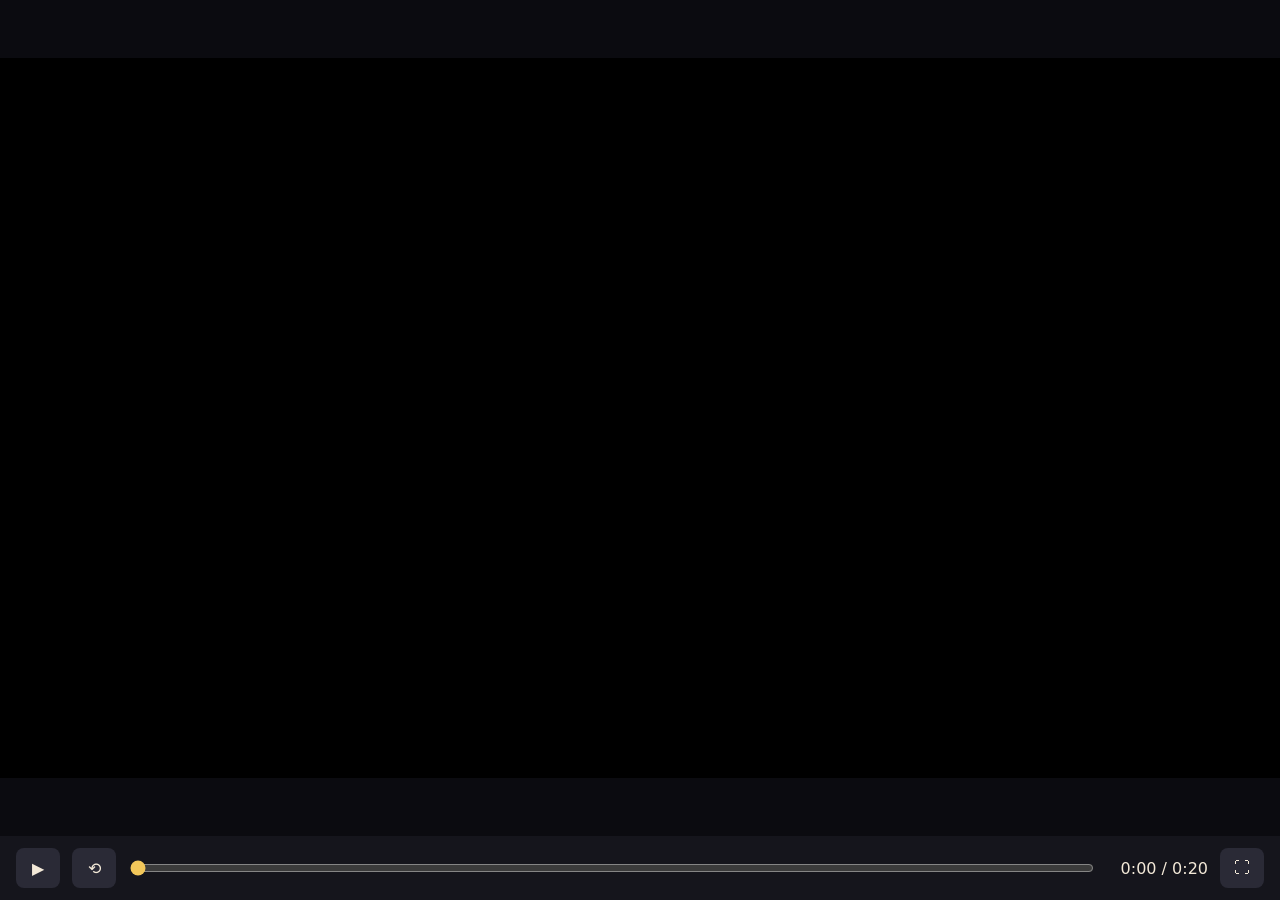
<file: curta/demo_reencontro.html>
<!doctype html>
<html lang="pt-BR">
<head>
<meta charset="utf-8">
<meta name="viewport" content="width=device-width, initial-scale=1">
<title>Demo do Reencontro</title>
<style>
  :root { --bg: #0b0b10; --fg: #f3e9d8; --ac: #f2c75a; }
  html, body { margin: 0; height: 100%; background: var(--bg); color: var(--fg); font-family: system-ui, sans-serif; }
  #palco { position: fixed; inset: 0 0 64px 0; display: flex; align-items: center; justify-content: center; }
  canvas { max-width: 100%; max-height: 100%; aspect-ratio: 16 / 9; background: #000; }
  #barra { position: fixed; left: 0; right: 0; bottom: 0; height: 64px; display: flex; gap: 12px; align-items: center; padding: 0 16px; box-sizing: border-box; background: #15151c; }
  button { background: #2a2a36; color: var(--fg); border: 0; border-radius: 8px; height: 40px; min-width: 44px; padding: 0 14px; font-size: 16px; cursor: pointer; }
  button:hover { background: #383848; }
  input[type=range] { flex: 1; accent-color: var(--ac); }
  #tempo { font-variant-numeric: tabular-nums; min-width: 100px; text-align: right; }
  #carregando { position: fixed; inset: 0; display: flex; align-items: center; justify-content: center; font-size: 20px; }
  body.cheia #barra { display: none; } body.cheia #palco { inset: 0; }
</style>
</head>
<body>
<div id="palco"><canvas id="tela" width="1920" height="1080"></canvas></div>
<div id="barra">
  <button id="play" title="Reproduzir / pausar">▶</button>
  <button id="reiniciar" title="Reiniciar">⟲</button>
  <input id="busca" type="range" min="0" max="20" step="0.01" value="0">
  <span id="tempo">0:00 / 0:20</span>
  <button id="cheia" title="Tela cheia">⛶</button>
</div>
<div id="carregando">Carregando…</div>
<audio id="trilha" src="audio/demo_reencontro.m4a" preload="auto"></audio>

<script src="src/util.js"></script>
<script src="src/fontes.js"></script>
<script src="src/personagens.js"></script>
<script src="src/objetos.js"></script>
<script src="src/cenarios.js"></script>
<script src="assets/rig/m_preta/rig.js"></script>
<script src="assets/rig/f_vestido/rig.js"></script>
<script src="src/rig.js"></script>
<script>function carregarImagem(src) { return new Promise((ok, erro) => { const i = new Image(); i.onload = () => ok(i); i.onerror = () => erro(new Error('Falha ao carregar ' + src)); i.src = src; }); }</script>
<script src="src/demo_reencontro.js"></script>
<script src="src/player.js"></script>
</body>
</html>
</file>
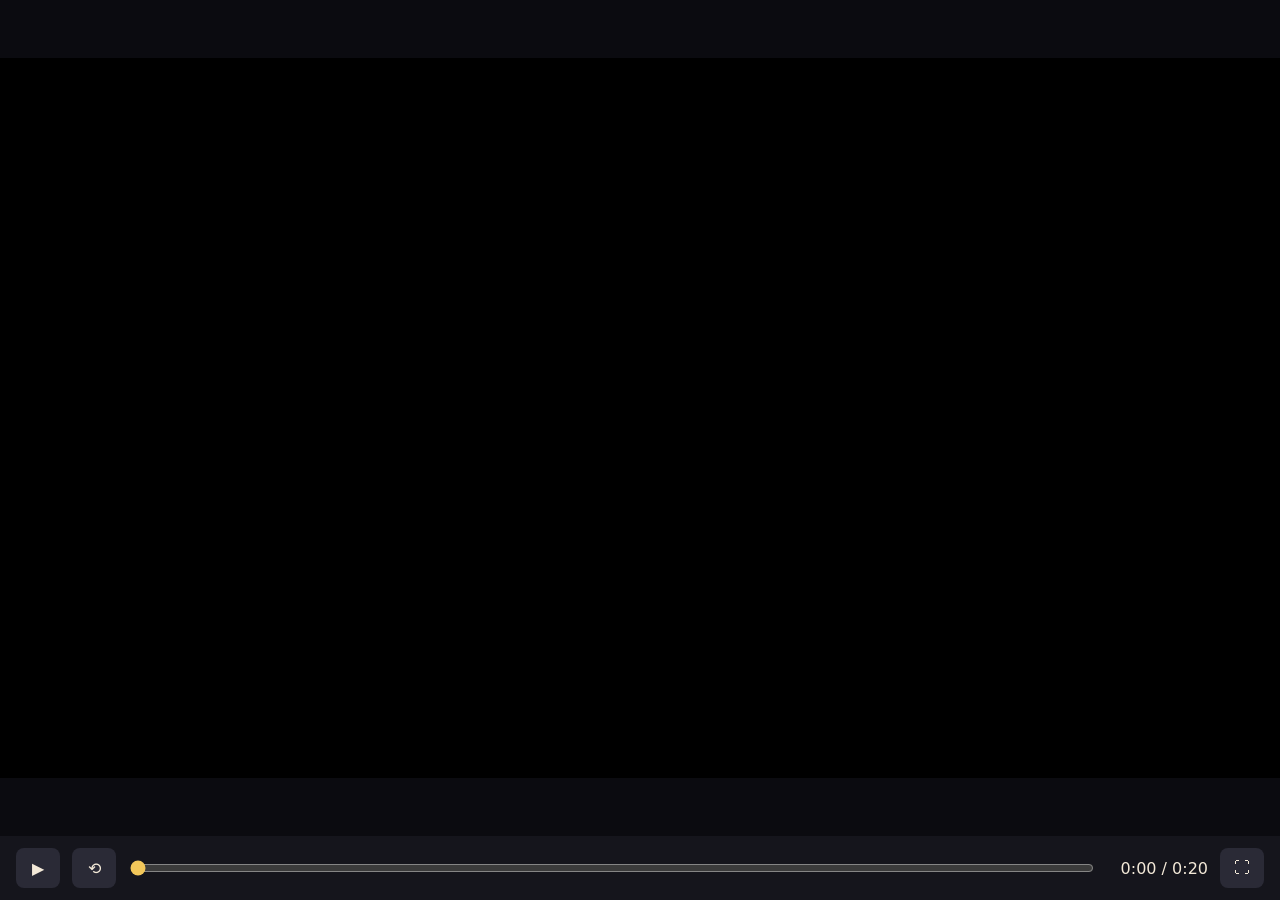
<file: curta/demo_reencontro_v4.html>
<!doctype html>
<html lang="pt-BR">
<head>
<meta charset="utf-8">
<meta name="viewport" content="width=device-width, initial-scale=1">
<title>Demo do Reencontro</title>
<style>
  :root { --bg: #0b0b10; --fg: #f3e9d8; --ac: #f2c75a; }
  html, body { margin: 0; height: 100%; background: var(--bg); color: var(--fg); font-family: system-ui, sans-serif; }
  #palco { position: fixed; inset: 0 0 64px 0; display: flex; align-items: center; justify-content: center; }
  canvas { max-width: 100%; max-height: 100%; aspect-ratio: 16 / 9; background: #000; }
  #barra { position: fixed; left: 0; right: 0; bottom: 0; height: 64px; display: flex; gap: 12px; align-items: center; padding: 0 16px; box-sizing: border-box; background: #15151c; }
  button { background: #2a2a36; color: var(--fg); border: 0; border-radius: 8px; height: 40px; min-width: 44px; padding: 0 14px; font-size: 16px; cursor: pointer; }
  button:hover { background: #383848; }
  input[type=range] { flex: 1; accent-color: var(--ac); }
  #tempo { font-variant-numeric: tabular-nums; min-width: 100px; text-align: right; }
  #carregando { position: fixed; inset: 0; display: flex; align-items: center; justify-content: center; font-size: 20px; }
  body.cheia #barra { display: none; } body.cheia #palco { inset: 0; }
</style>
</head>
<body>
<div id="palco"><canvas id="tela" width="1920" height="1080"></canvas></div>
<div id="barra">
  <button id="play" title="Reproduzir / pausar">▶</button>
  <button id="reiniciar" title="Reiniciar">⟲</button>
  <input id="busca" type="range" min="0" max="20" step="0.01" value="0">
  <span id="tempo">0:00 / 0:20</span>
  <button id="cheia" title="Tela cheia">⛶</button>
</div>
<div id="carregando">Carregando…</div>
<audio id="trilha" src="audio/demo_reencontro.m4a" preload="auto"></audio>

<script src="src/util.js"></script>
<script src="src/fontes.js"></script>
<script src="src/personagens.js"></script>
<script src="src/objetos.js"></script>
<script src="src/cenarios.js"></script>
<script src="assets/rig/m_perfil/rig.js"></script>
<script src="assets/rig/f_perfil/rig.js"></script>
<script src="assets/sprites/ele_caminhada/quadros.js"></script>
<script src="src/rig.js"></script>
<script>function carregarImagem(src) { return new Promise((ok, erro) => { const i = new Image(); i.onload = () => ok(i); i.onerror = () => erro(new Error('Falha ao carregar ' + src)); i.src = src; }); }</script>
<script src="src/rig_perfil.js"></script>
<script src="src/demo_reencontro_v4.js"></script>
<script src="src/player.js"></script>
</body>
</html>
</file>
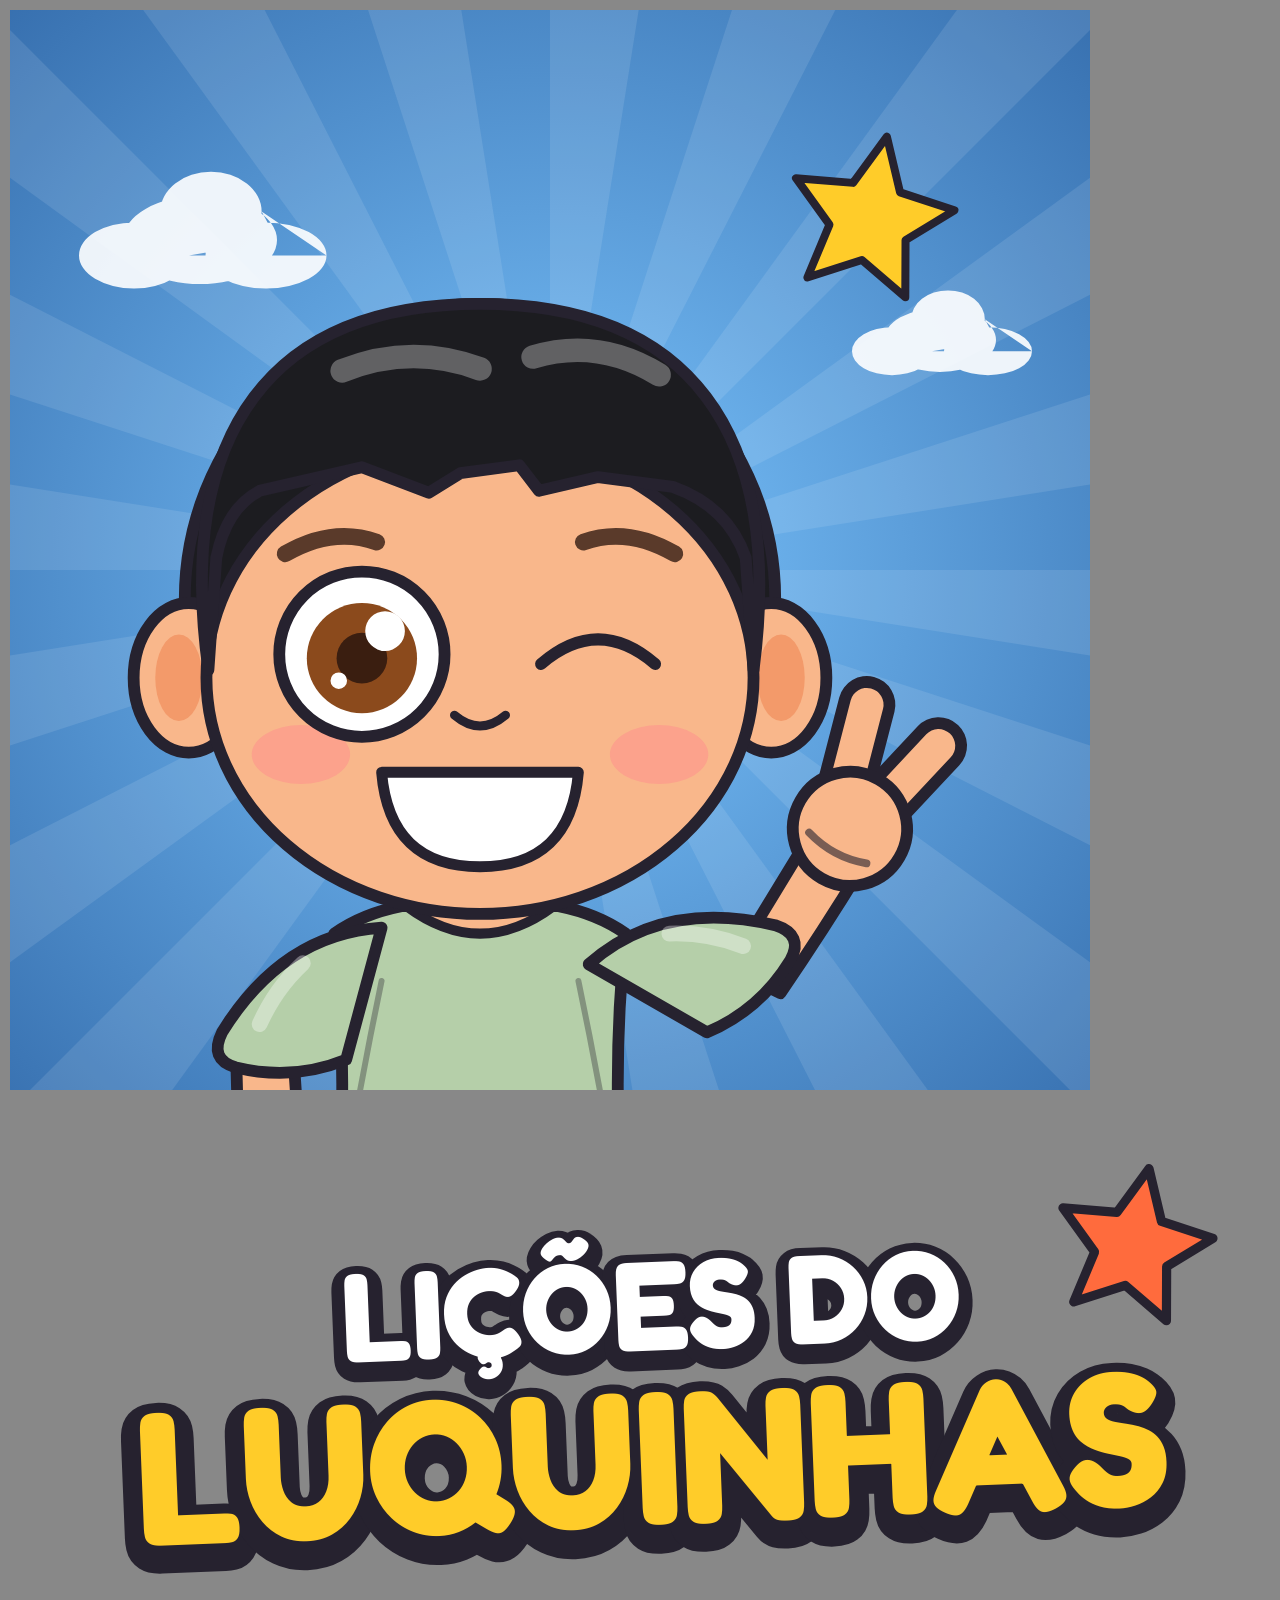
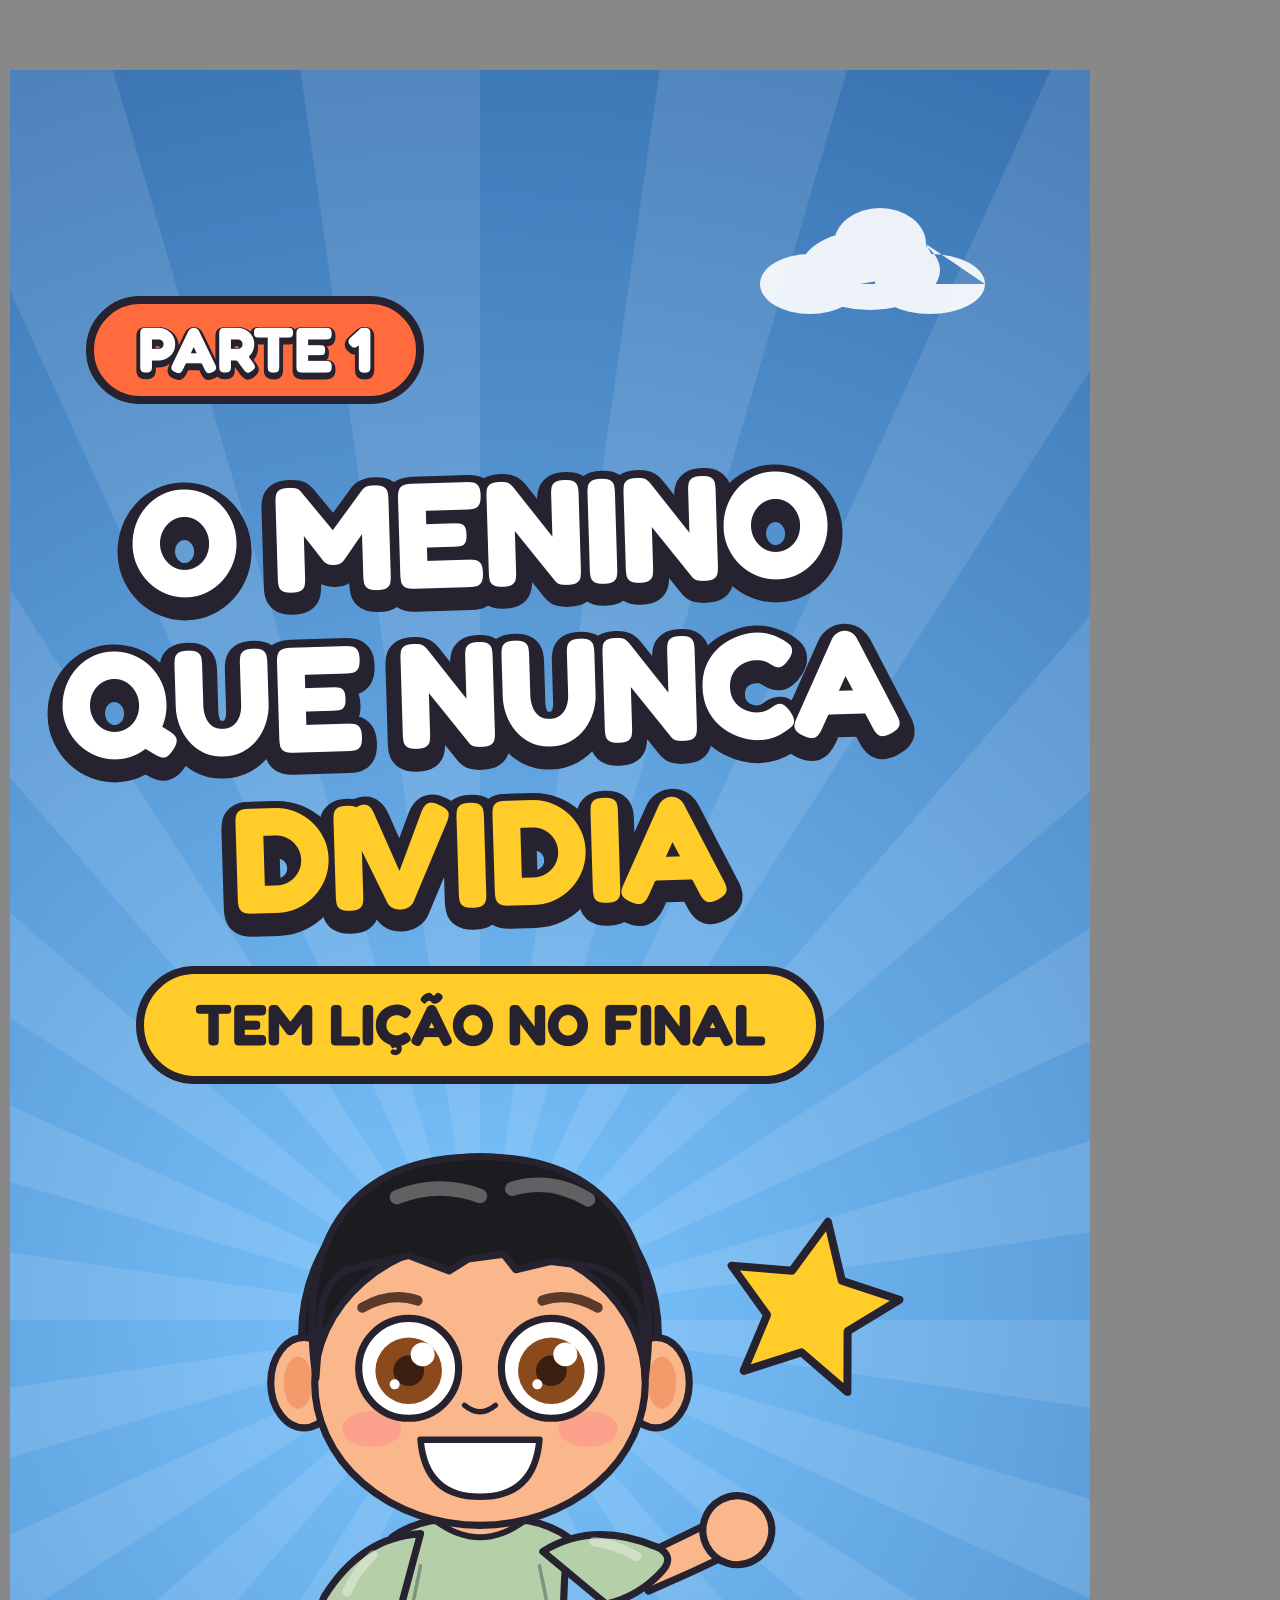
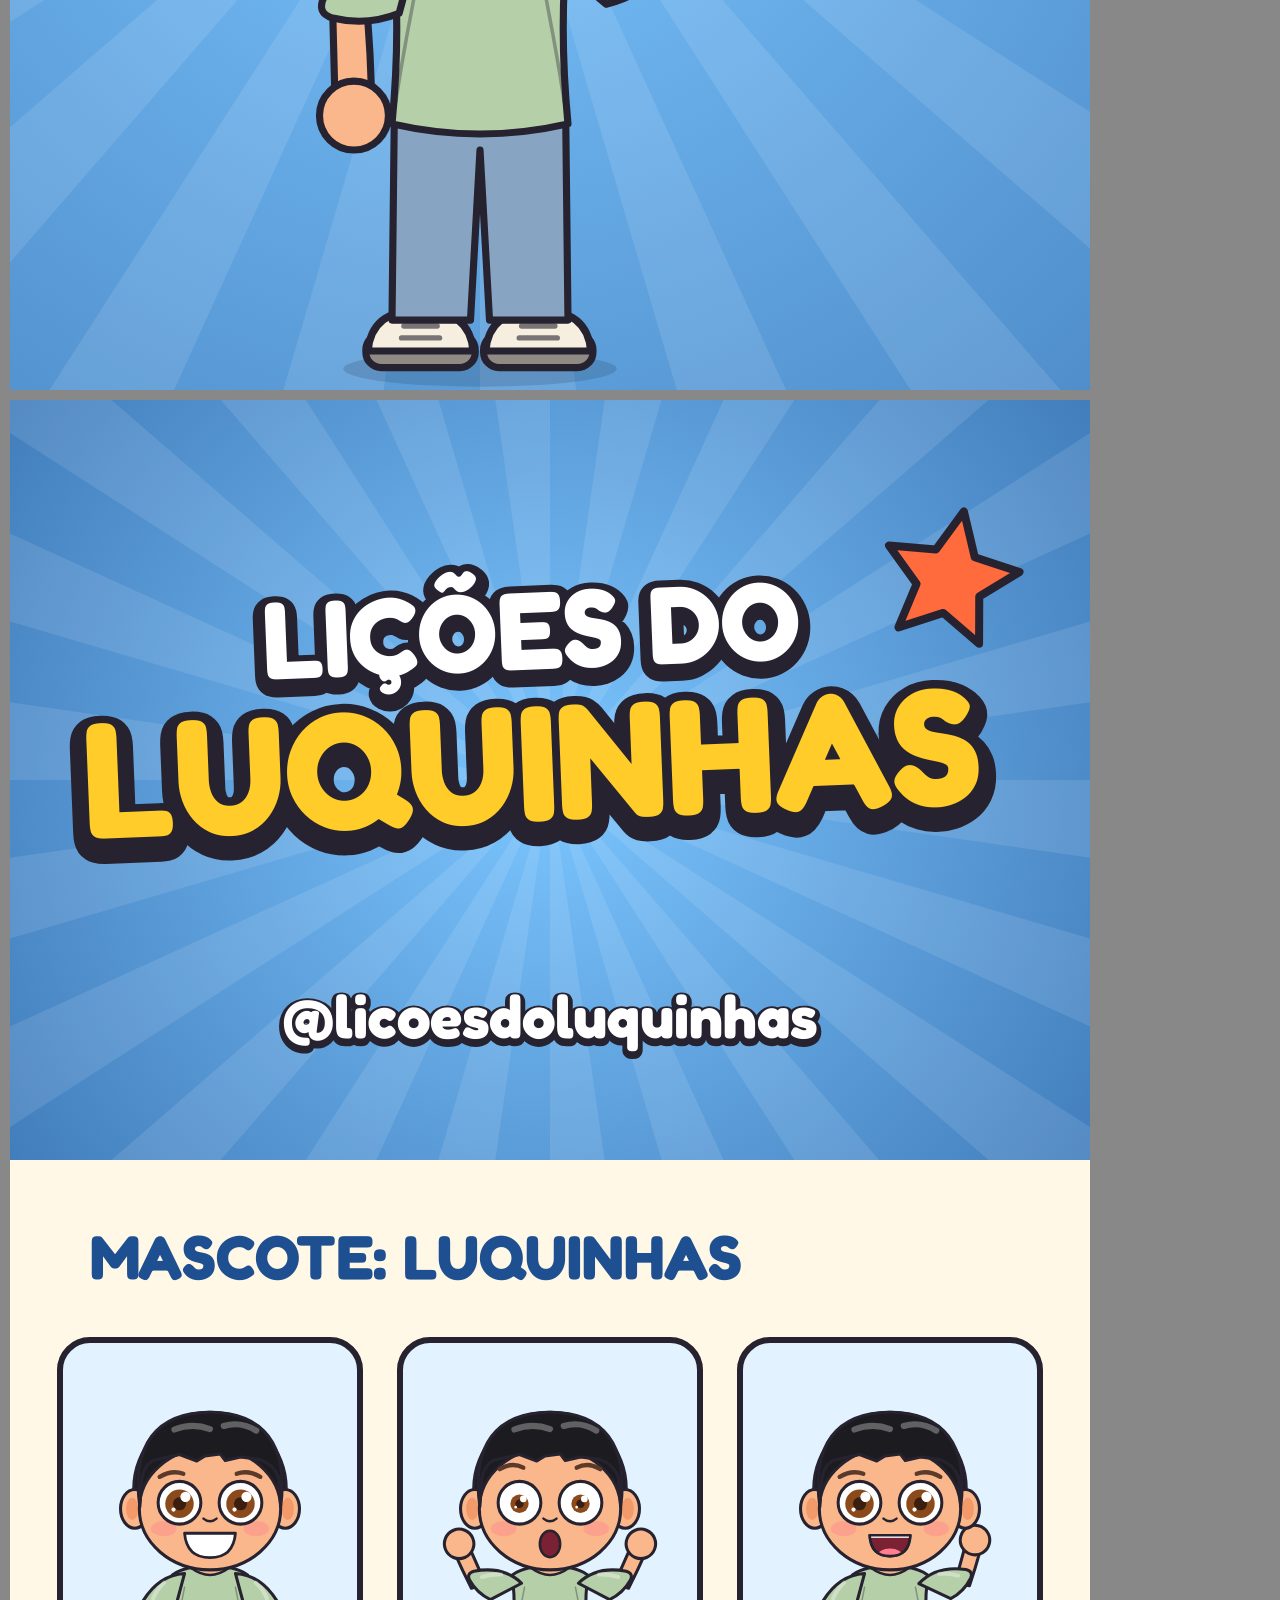
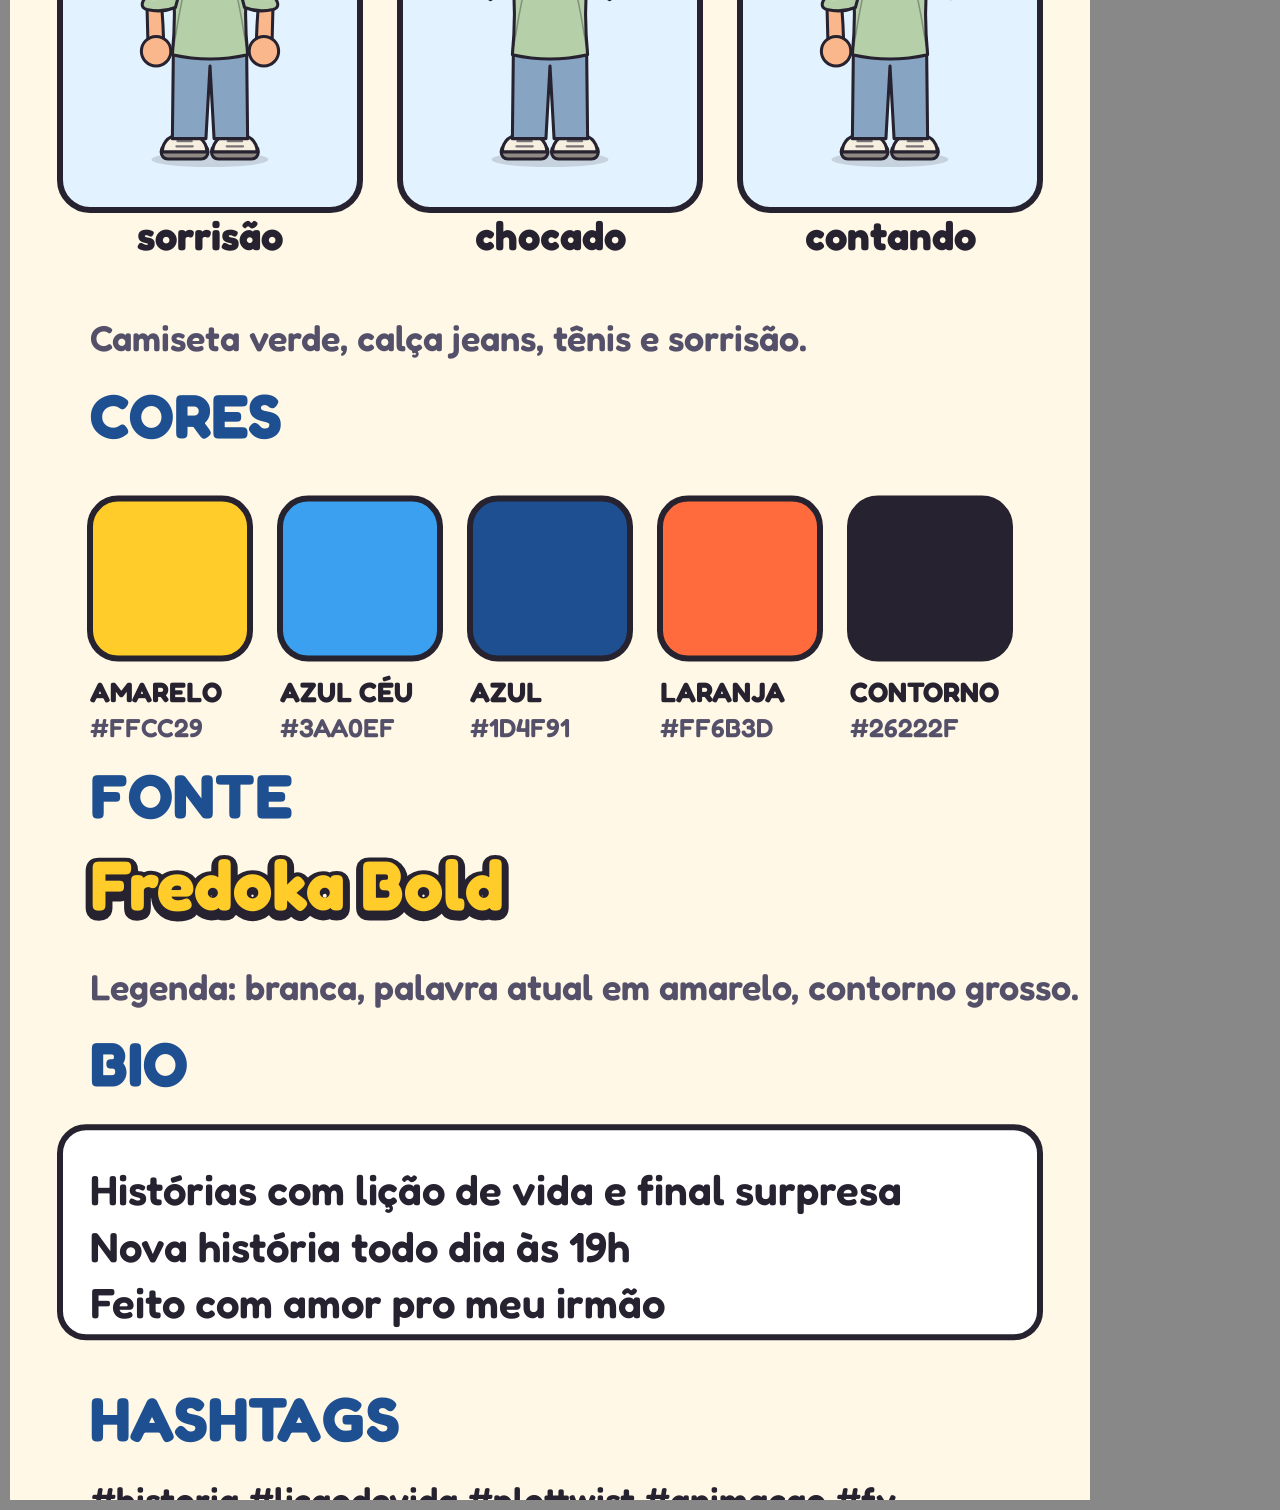
<file: identidade/luquinhas.html>
<!doctype html>
<html><head><meta charset="utf-8">
<link rel="stylesheet" href="fonts/f.css">
<style>body{margin:0;background:#888}canvas{display:block;margin:10px}</style>
</head><body>
<script>
let ctx; const INK = '#26222f'; const LW = 7;
</script>
<script src="common.js"></script>
<script>
const P = { yellow: '#ffcc29', sky: '#3aa0ef', deep: '#1d4f91', orange: '#ff6b3d', cream: '#fff8e6', ink: INK };
const LUQ = { luq: true };

function mk(w, h) { const c = document.createElement('canvas'); c.width = w; c.height = h; document.body.appendChild(c); ctx = c.getContext('2d'); return c; }
function rays(cx, cy, w, h, c1, c2, n = 18) {
  const g = ctx.createRadialGradient(cx, cy, 0, cx, cy, Math.max(w, h)); g.addColorStop(0, c1); g.addColorStop(1, c2);
  ctx.fillStyle = g; ctx.fillRect(0, 0, w, h);
  ctx.fillStyle = 'rgba(255,255,255,0.10)';
  for (let i = 0; i < n; i++) { const a = i * Math.PI * 2 / n; ctx.beginPath(); ctx.moveTo(cx, cy); ctx.arc(cx, cy, 3000, a, a + Math.PI / n); ctx.closePath(); ctx.fill(); }
}
function txt(t, x, y, size, fill, rot = 0, sw = 0.22, align = 'center') {
  ctx.save(); ctx.translate(x, y); ctx.rotate(rot);
  ctx.font = `700 ${size}px Fredoka`; ctx.textAlign = align; ctx.textBaseline = 'middle';
  if (sw) { ctx.lineWidth = size * sw; ctx.strokeStyle = INK; ctx.lineJoin = 'round'; ctx.strokeText(t, 0, size * 0.05); }
  ctx.fillStyle = fill; ctx.fillText(t, 0, 0); ctx.restore();
}
function star(x, y, r, fill, n = 5, rot = 0) {
  shape(fill, () => { for (let i = 0; i <= n * 2; i++) { const a = i * Math.PI / n - Math.PI / 2 + rot; const rr2 = i % 2 ? r * 0.48 : r; const px = x + Math.cos(a) * rr2, py = y + Math.sin(a) * rr2; i ? ctx.lineTo(px, py) : ctx.moveTo(px, py); } ctx.closePath(); }, 8);
}
function logo(x, y, s) {
  ctx.save(); ctx.translate(x, y); ctx.scale(s, s);
  txt('LIÇÕES DO', 0, -95, 110, '#ffffff', -0.04, 0.22);
  txt('LUQUINHAS', 0, 40, 165, P.yellow, -0.04, 0.2);
  star(420, -150, 70, P.orange, 5, 0.2);
  ctx.restore();
}
function cloud(x, y, s) {
  ctx.save(); ctx.translate(x, y); ctx.scale(s, s); ctx.fillStyle = 'rgba(255,255,255,0.9)';
  ctx.beginPath(); ctx.ellipse(0, 0, 70, 40, 0, 0, 7); ctx.ellipse(-60, 14, 50, 30, 0, 0, 7); ctx.ellipse(60, 14, 55, 30, 0, 0, 7); ctx.ellipse(10, -26, 46, 36, 0, 0, 7); ctx.fill(); ctx.restore();
}

const out = {};
function drawAll() {
  // 1) Avatar
  (function () {
    const c = mk(1080, 1080);
    rays(540, 560, 1080, 1080, '#7cc6ff', P.deep, 20);
    cloud(190, 230, 1.1); cloud(930, 330, 0.8);
    person({ ...LUQ, x: 470, y: 1640, s: 2.4, expr: 'grin', armL: 0, armR: 2.62, peaceR: true, wink: true, look: 0 });
    star(860, 210, 85, P.yellow, 5, 0.2);
    out.avatar = c;
  })();
  // 2) Logo transparent
  (function () { const c = mk(1300, 560); logo(640, 320, 1.15); out.logo = c; })();
  // 3) Cover template
  (function () {
    const c = mk(1080, 1920);
    rays(470, 1250, 1080, 1920, '#7cc6ff', P.deep, 22);
    cloud(860, 200, 1.0);
    shape(P.orange, rr(80, 230, 330, 100, 50), 8); txt('PARTE 1', 245, 282, 64, '#ffffff', 0, 0.12);
    txt('O MENINO', 470, 470, 150, '#ffffff', -0.03, 0.2);
    txt('QUE NUNCA', 470, 630, 150, '#ffffff', -0.03, 0.2);
    txt('DIVIDIA', 470, 790, 150, P.yellow, -0.03, 0.2);
    shape(P.yellow, rr(130, 900, 680, 110, 55), 8); txt('TEM LIÇÃO NO FINAL', 470, 957, 58, INK, 0, 0);
    person({ ...LUQ, x: 470, y: 1900, s: 1.45, expr: 'grin', armL: 0, armR: 2.05 });
    star(800, 1240, 90, P.yellow, 5, 0.2);
    out.capa = c;
  })();
  // 4) Character sheet / guide
  (function () {
    const c = mk(1080, 2700);
    ctx.fillStyle = P.cream; ctx.fillRect(0, 0, 1080, 2700);
    ctx.save(); ctx.beginPath(); ctx.rect(0, 0, 1080, 760); ctx.clip(); rays(540, 380, 1080, 760, '#7cc6ff', P.deep, 22); ctx.restore();
    logo(520, 330, 1.0);
    txt('@licoesdoluquinhas', 540, 620, 60, '#ffffff', 0, 0.16);
    let y = 860;
    const H2 = t => { txt(t, 80, y, 62, P.deep, 0, 0, 'left'); y += 80; };
    const p = (t, size = 42, col = INK) => { ctx.font = `600 ${size}px Fredoka`; ctx.fillStyle = col; ctx.textAlign = 'left'; ctx.textBaseline = 'middle'; ctx.fillText(t, 80, y); y += size * 1.35; };
    H2('MASCOTE: LUQUINHAS');
    const poses = [{ expr: 'grin', armL: 0, armR: 0 }, { expr: 'shock', armL: 2.75, armR: 2.75 }, { expr: 'grin', armL: 0, armR: 2.9, talk: 0.7 }];
    const labels = ['sorrisão', 'chocado', 'contando'];
    poses.forEach((po, i) => {
      const cx = 200 + i * 340;
      shape('#e3f2ff', rr(cx - 150, y, 300, 470, 30), 6);
      person({ ...LUQ, ...po, x: cx, y: y + 420, s: 0.62 });
      ctx.font = '700 40px Fredoka'; ctx.fillStyle = INK; ctx.textAlign = 'center'; ctx.fillText(labels[i], cx, y + 510);
    });
    y += 600;
    p('Camiseta verde, calça jeans, tênis e sorrisão.', 36, '#55506a');
    y += 30;
    H2('CORES');
    const sw = [[P.yellow, 'AMARELO', '#FFCC29'], [P.sky, 'AZUL CÉU', '#3AA0EF'], [P.deep, 'AZUL', '#1D4F91'], [P.orange, 'LARANJA', '#FF6B3D'], [INK, 'CONTORNO', '#26222F']];
    sw.forEach(([col, nm, hx], i) => {
      const cx = 80 + i * 190;
      shape(col, rr(cx, y, 160, 160, 28), 6);
      ctx.font = '700 28px Fredoka'; ctx.fillStyle = INK; ctx.textAlign = 'left'; ctx.fillText(nm, cx, y + 195); ctx.font = '600 26px Fredoka'; ctx.fillStyle = '#55506a'; ctx.fillText(hx, cx, y + 230);
    });
    y += 300;
    H2('FONTE');
    txt('Fredoka Bold', 80, y + 10, 70, P.yellow, 0, 0.2, 'left'); y += 110;
    p('Legenda: branca, palavra atual em amarelo, contorno grosso.', 36, '#55506a');
    y += 30;
    H2('BIO');
    shape('#ffffff', rr(50, y - 20, 980, 210, 26), 6); y += 45;
    p('Histórias com lição de vida e final surpresa', 42); p('Nova história todo dia às 19h', 42); p('Feito com amor pro meu irmão', 42);
    y += 60;
    H2('HASHTAGS');
    p('#historia #licaodevida #plottwist #animacao #fy', 36);
    y += 30;
    H2('REGRAS DO CANAL');
    ['Gancho forte nos 2 primeiros segundos', 'Todo vídeo com mais de 1 minuto', 'Plot twist + lição no final', 'Termina com pergunta pro público', 'Capa: título grande + Luquinhas'].forEach(r => p('•  ' + r, 40));
    out.guia = c;
  })();
}
window.exportAll = () => Object.fromEntries(Object.entries(out).map(([k, c]) => [k, c.toDataURL('image/png')]));
window.ready = document.fonts.load('700 92px Fredoka').then(() => document.fonts.load('600 40px Fredoka')).then(() => { drawAll(); return true; });
</script>
</body></html>
</file>
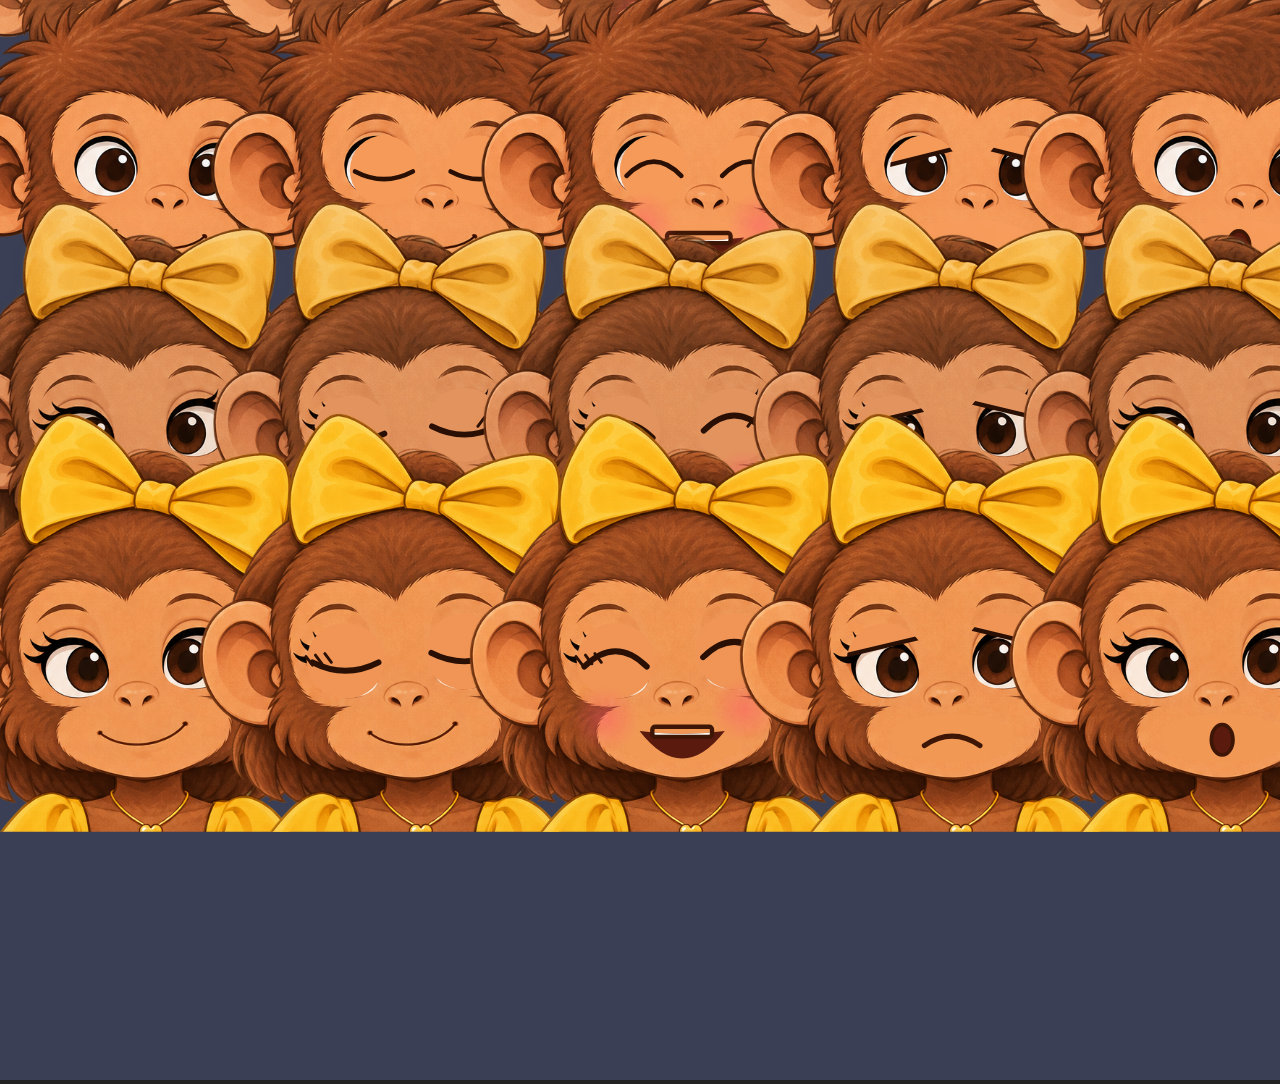
<file: curta/ferramentas/folha_personagens.html>
<!doctype html><html><head><meta charset="utf-8"><title>Folha de personagens</title></head>
<body style="margin:0;background:#222">
<canvas id="c" width="1920" height="1080"></canvas>
<script src="../src/util.js"></script>
<script src="../src/personagens.js"></script>
<script>
const ctx = document.getElementById('c').getContext('2d');
const imgs = {};
Promise.all(Object.values(PERS).map(P => new Promise(r => { const i = new Image(); i.onload = () => { imgs[P.src] = i; r(); }; i.src = '../' + P.src; }))).then(() => {
  prepararPersonagens(imgs);
  ctx.fillStyle = '#3a3f55'; ctx.fillRect(0, 0, W, H);
  const ks = Object.keys(PERS);
  const ex = [{}, { blink: 1 }, { happyEyes: 1, mouth: 'laugh', blush: 1 }, { sad: 1, mouth: 'sad' }, { mouth: 'o' }, { sparkle: 1, tear: 0.5, blush: 0.8 }, { blink: 0.5 }];
  ks.forEach((k, i) => {
    ex.forEach((e, j) => {
      drawChar(ctx, k, Object.assign({ x: 140 + j * 270, y: 230 + i * 215 + 400, h: 1050, crop: PERS[k].neck + 40, shadow: false, headTilt: j == 6 ? 0.12 : 0 }, e));
    });
  });
  document.title = 'pronto';
});
</script></body></html>
</file>
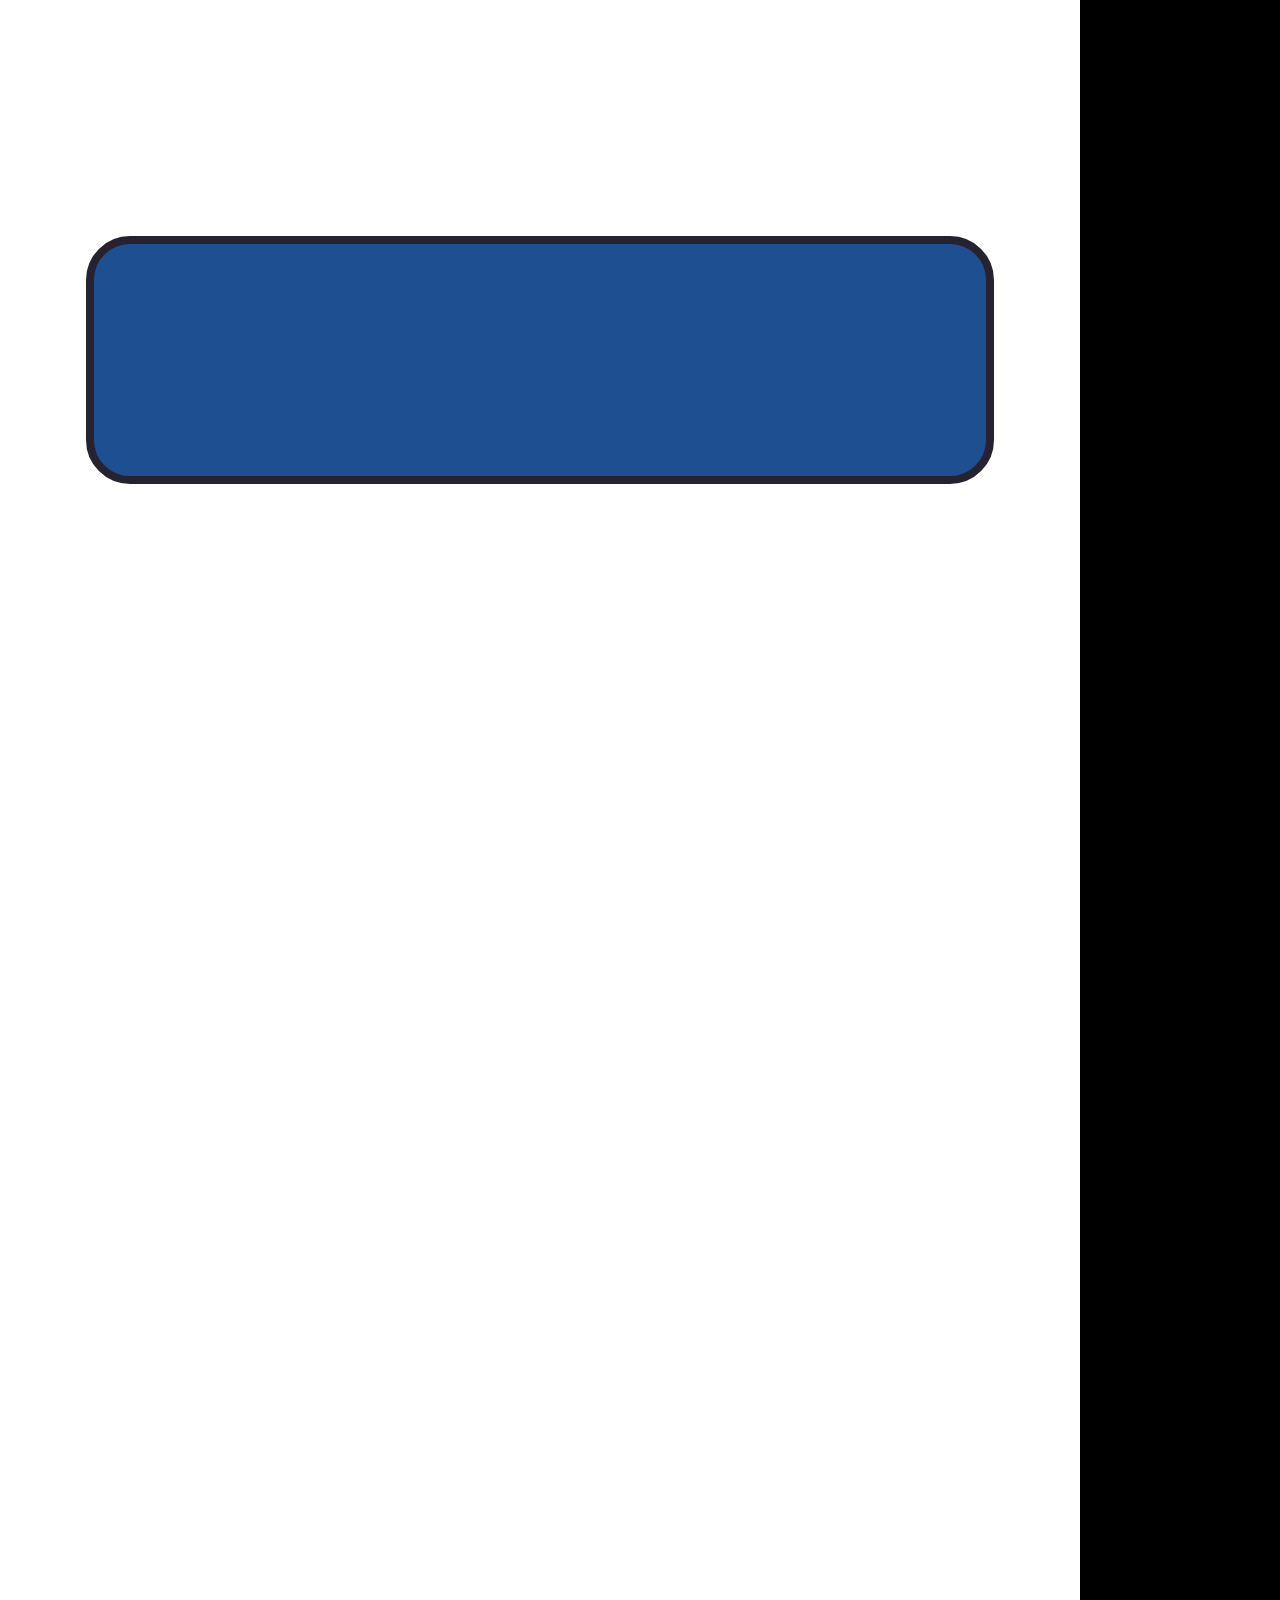
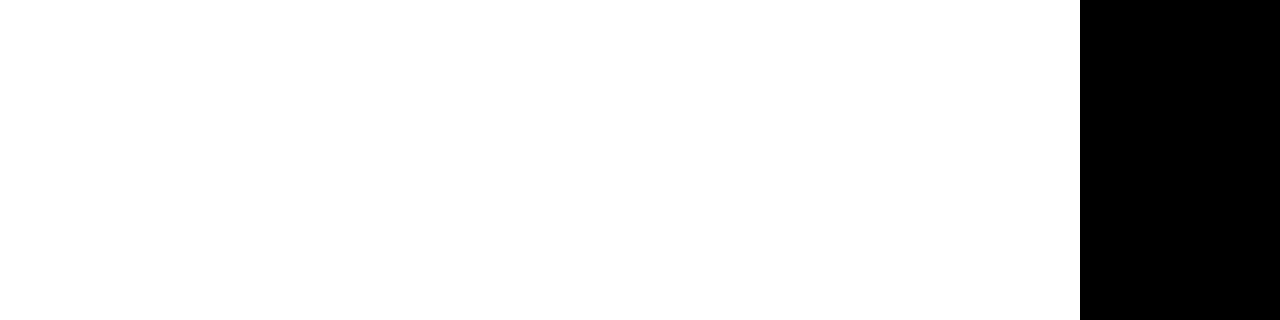
<file: episodios/ep01-nariz-azul/luq_video.html>
<!doctype html>
<html><head><meta charset="utf-8">
<link rel="stylesheet" href="fonts/f.css">
<style>html,body{margin:0;background:#000}canvas{display:block}</style>
</head><body>
<canvas id="c" width="1080" height="1920"></canvas>
<script>
const W = 1080, H = 1920, DUR = 73;
const cv = document.getElementById('c');
let ctx = cv.getContext('2d');
const INK = '#26222f'; const LW = 7;
</script>
<script src="common.js"></script>
<script src="bgs.js"></script>
<script>
const Y = '#ffcc29', BLUE = '#2f7bff';
const LUQ = { luq: true };
const MOM = { kind: 'adult', skin: '#d9a47a', shirt: '#4fb3a9', pants: '#d9a47a', shoes: '#2f6b4f', hair: 'long', hairColor: '#2a1c16', dress: true };
const MAN = { kind: 'adult', skin: '#f0c9a4', shirt: '#e86f4f', pants: '#3a5fa8', shoes: '#3a2a22', hair: 'short', hairColor: '#7a4a2a' };
const VIZ = { kind: 'adult', skin: '#8a5a3c', shirt: '#7cc4b8', pants: '#5a4a7a', shoes: '#3a2a22', hair: 'bald', hairColor: '#1f1714' };
const GIRL = { kind: 'kid', skin: '#f0c9a4', shirt: '#ff7fb0', sleeve: '#ff7fb0', pants: '#7b4dd6', shoes: '#ffffff', hair: 'long', hairColor: '#c2602a' };
const MAYOR = { kind: 'adult', skin: '#e9b48c', shirt: '#3b3f58', pants: '#2b2b38', shoes: '#1a1a22', hair: 'short', hairColor: '#9a9aa8', tophat: true };

const NAMES = { luq: ['LUQUINHAS', '#1d4f91'], mom: ['MÃE', '#2f8f86'], man: ['MOÇO', '#e86f4f'], viz: ['VIZINHO', '#3a9e93'], girl: ['MENINA', '#e0569a'], mayor: ['PREFEITO', '#3b3f58'] };

const LINES = [
  [0.3, 4.2, 'luq', 'Nesse lugar, quem mente fica com o nariz AZUL.'],
  [4.2, 6.6, 'man', 'Tô chegando, 5 minutinhos!'],
  [6.8, 9.6, 'nar', 'Por isso aqui ninguém mente.'],

  [10.0, 12.6, 'mom', 'Filho, escovou os dentes?'],
  [12.6, 14.4, 'luq', 'Escovei, mãe!'],

  [14.8, 17.2, 'nar', 'Aí eu saí pra rua...'],
  [17.2, 20.4, 'luq', 'HAHA! Nariz azul! Mentiroso!'],
  [20.4, 23.0, 'viz', 'Olha quem fala...'],
  [23.4, 26.6, 'luq', 'Ih, mentirosa! Nariz AZUL!'],
  [26.6, 29.6, 'girl', 'Hã? Você não tá vendo não?'],

  [30.0, 33.4, 'mayor', 'Eu NUNCA menti na minha vida!'],
  [33.4, 36.6, 'nar', 'Mas ele vivia com esse cachecol na cara...'],
  [36.6, 40.0, 'luq', 'Ele tá escondendo o nariz! Aposto que é AZUL!'],
  [40.0, 41.8, 'nar', 'Aí eu puxei o cachecol...'],
  [41.8, 44.8, 'nar', '...e o nariz dele era NORMAL.'],
  [44.8, 47.6, 'mayor', 'Eu só tava gripado.'],
  [47.6, 50.0, 'luq', 'Por que todo mundo tá me olhando?'],

  [50.6, 52.8, 'nar', 'Aí eu olhei na água...'],
  [53.0, 55.0, 'luq', 'MEU NARIZ TÁ AZUL?!'],
  [55.2, 58.0, 'nar', 'Desde a hora que eu menti pra minha mãe...'],

  [58.4, 62.4, 'luq', 'Passei o dia apontando a mentira dos outros...'],
  [62.4, 65.8, 'luq', 'e esqueci de olhar pro meu próprio nariz.'],
  [65.8, 69.4, 'luq', 'Lição: antes de julgar, olha pra você.'],
  [69.4, 73.0, 'luq', 'E no teu lugar, qual seria a regra? Comenta!'],
];
const SCENES = [
  [0, 9.8, 'intro'], [9.8, 14.6, 'kitchen'], [14.6, 23.2, 'street1'], [23.2, 29.8, 'street2'],
  [29.8, 50.3, 'square'], [50.3, 55.1, 'reflect'], [55.1, 58.2, 'flash'], [58.2, 73.1, 'end'],
];
const SPOS = { // camera focus per scene/speaker [x,y,zoom]
  intro: { base: [540, 960, 1], luq: [380, 980, 1.1], man: [700, 900, 1.08] },
  kitchen: { base: [540, 960, 1], mom: [680, 900, 1.08], luq: [360, 1000, 1.12] },
  street1: { base: [540, 960, 1], luq: [380, 1000, 1.1], viz: [700, 900, 1.08] },
  street2: { base: [540, 960, 1], luq: [380, 1000, 1.1], girl: [700, 1000, 1.1] },
  square: { base: [540, 960, 1], mayor: [700, 860, 1.08], luq: [400, 1000, 1.1] },
  reflect: { base: [540, 960, 1] }, flash: { base: [540, 960, 1] },
  end: { base: [540, 960, 1], luq: [540, 980, 1.04] },
};
const PUNCH = new Set(['Nesse lugar, quem mente fica com o nariz AZUL.', '...e o nariz dele era NORMAL.', 'MEU NARIZ TÁ AZUL?!', 'Olha quem fala...', 'Hã? Você não tá vendo não?']);

function activeLine(t) { return LINES.find(l => t >= l[0] && t < l[1]); }
function speakEnd(l) { return l[0] + Math.min(l[1] - l[0] - 0.3, l[3].split(' ').length * 0.3 + 0.3); }
function talkAmt(who, t) {
  const l = activeLine(t);
  if (!l || l[2] !== who || t > speakEnd(l)) return 0;
  return Math.abs(Math.sin((t - l[0]) * 14)) * 0.9 + 0.1;
}
function blinkAt(t, seed) { return (t + seed * 1.37) % 3.3 < 0.12; }
function bob(who, t) { return talkAmt(who, t) > 0 ? Math.abs(Math.sin(t * 7)) * -8 : Math.sin(t * 2 + who.length) * 3; }
const sceneAt = t => SCENES.find(s => t >= s[0] && t < s[1]) || SCENES[SCENES.length - 1];
const luqNose = t => (t > 14.25 ? 1 : (t > 14.0 ? easeBack((t - 14.0) / 0.25) : 0));

function camFor(t, sc) {
  const map = SPOS[sc[2]];
  const l = activeLine(t);
  const pick = line => (line && line[0] >= sc[0] && map[line[2]]) ? map[line[2]] : map.base;
  const target = pick(l);
  let prev = map.base;
  if (l) { const pl = LINES[LINES.indexOf(l) - 1]; if (pl && pl[0] >= sc[0]) prev = pick(pl); }
  const k = l ? ease((t - l[0]) / 0.35) : 1;
  let z = lerp(prev[2], target[2], k);
  if (l && PUNCH.has(l[3])) z += 0.07 * Math.max(0, 1 - (t - l[0]) / 0.25) + 0.03;
  return [lerp(prev[0], target[0], k), lerp(prev[1], target[1], k), z];
}

// ---------- extra backgrounds ----------
function bgSquare(t) {
  const g = ctx.createLinearGradient(0, 0, 0, 1100); g.addColorStop(0, '#8cc8f2'); g.addColorStop(1, '#d9eefb');
  ctx.fillStyle = g; ctx.fillRect(-300, -300, W + 600, H + 600);
  cloud(200 + (t * 8) % 1400 - 200, 220, 1.0); cloud(900 - (t * 5) % 1300 + 200, 340, 0.8);
  // town hall
  shape('#f5f0e1', rr(180, 420, 720, 720, 0));
  shape('#e2a85a', poly([140, 428, 540, 220, 940, 428]));
  shape('#fff', ell(540, 340, 50, 50)); shape(null, () => { ctx.moveTo(540, 340); ctx.lineTo(540, 305); ctx.moveTo(540, 340); ctx.lineTo(565, 350); });
  for (let i = 0; i < 4; i++) shape('#f3c94a', rr(240 + i * 165, 500, 100, 150, 50));
  shape('#8d5a3b', rr(470, 900, 140, 240, 70));
  ctx.font = '700 46px Fredoka'; ctx.textAlign = 'center'; ctx.fillStyle = INK; ctx.fillText('PREFEITURA', 540, 720);
  shape('#cfc6b4', rr(-200, 1140, W + 400, 900, 0));
  ctx.strokeStyle = 'rgba(0,0,0,0.08)'; ctx.lineWidth = 5; for (let x = -200; x < W + 200; x += 120) { ctx.beginPath(); ctx.moveTo(x, 1140); ctx.lineTo(x - 100, 1920); ctx.stroke(); }
  shape(null, () => { ctx.moveTo(-200, 1140); ctx.lineTo(W + 200, 1140); });
  // stage
  shape('#b07040', rr(560, 1200, 420, 110, 10));
  shape('#e2453c', rr(560, 1200, 420, 30, 6));
}
function crowd(t, look, shock) {
  const ppl = [[90, '#e9b48c', '#3a8fd6', 'short', '#2a1c16', 1], [250, '#8a5a3c', '#f3c94a', 'curly', '#1f1714', 0], [830, '#f0c9a4', '#e86fa0', 'long', '#6b3b22', 1], [990, '#c98b5e', '#5fbf62', 'bald', '#1f1714', 0]];
  for (const [x, sk, sh, hr, hc, blue] of ppl) {
    person({ kind: 'adult', x, y: 1960 + Math.sin(t * 2 + x) * 3, s: 0.6, skin: sk, shirt: sh, pants: '#444', shoes: '#333', hair: hr, hairColor: hc, blueNose: blue, look, expr: shock ? 'shock' : null, blink: blinkAt(t, x) });
  }
}
function simpleTable() {
  shape('#b07040', rr(560, 1040, 560, 50, 10));
  shape('#8a5530', rr(600, 1090, 40, 230, 8)); shape('#8a5530', rr(1040, 1090, 40, 230, 8));
  shape('#fff', ell(760, 1030, 60, 14)); shape('#ffcc29', ell(760, 1020, 34, 12), 5);
  shape('#ff8a7a', rr(880, 960, 60, 80, 12)); shape(null, () => { ctx.arc(950, 1000, 18, -1.2, 1.2); }, 6);
}
function popText(txt, x, y, size, color, k, rot = 0) {
  if (k <= 0) return;
  ctx.save(); ctx.translate(x, y); ctx.rotate(rot); const s = easeBack(k); ctx.scale(s, s);
  ctx.font = `700 ${size}px Fredoka`; ctx.textAlign = 'center'; ctx.textBaseline = 'middle';
  ctx.lineWidth = size * 0.22; ctx.strokeStyle = INK; ctx.lineJoin = 'round'; ctx.strokeText(txt, 0, 4);
  ctx.fillStyle = color; ctx.fillText(txt, 0, 0); ctx.restore();
}

// ---------- scenes ----------
function sIntro(t) {
  bgStreet(t);
  const manBlue = t > 6.0 ? 1 : (t > 5.75 ? easeBack((t - 5.75) / 0.25) : 0);
  person({ ...MAN, x: 760, y: 1300 + bob('man', t), s: 0.95, talk: talkAmt('man', t), blink: blinkAt(t, 3), look: -1, armR: 2.55, blueNose: manBlue, expr: t > 6.2 ? 'shock' : 'grin' });
  person({ ...LUQ, x: 320, y: 1310 + bob('luq', t), s: 1, talk: talkAmt('luq', t), blink: blinkAt(t, 1), look: t > 4.2 ? 1 : 0, expr: t > 6.2 ? 'grin' : 'grin', armR: t < 4 ? 2.0 + Math.sin(t * 8) * 0.25 : 0, armL: 0 });
  if (t > 5.9 && t < 9.6) popText('PLIM!', 820, 560, 100, '#7cc6ff', (t - 5.9) / 0.25, 0.15);
}
function sKitchen(t) {
  bgKitchen(t);
  person({ ...MOM, x: 800, y: 1290 + bob('mom', t), s: 1, talk: talkAmt('mom', t), blink: blinkAt(t, 3), look: -1, armL: 0.1, armR: 0.1, expr: t > 14.0 ? 'shock' : null });
  simpleTable();
  person({ ...LUQ, x: 300, y: 1310 + bob('luq', t), s: 1, talk: talkAmt('luq', t), blink: blinkAt(t, 1), look: 1, expr: 'grin', armR: t > 12.6 ? 2.6 : 0, blueNose: luqNose(t) });
}
function sStreet1(t) {
  bgStreet(t + 40);
  person({ ...VIZ, x: 780, y: 1300 + bob('viz', t), s: 0.95, talk: talkAmt('viz', t), blink: blinkAt(t, 4), look: -1, blueNose: 1, expr: t > 17.6 && t < 20.4 ? 'sad' : null });
  const walk = clamp((t - 14.6) / 2.4, 0, 1);
  person({ ...LUQ, x: lerp(-100, 330, ease(walk)), y: 1310 + (walk < 1 ? Math.abs(Math.sin(t * 10)) * -12 : bob('luq', t)), s: 1, talk: talkAmt('luq', t), blink: blinkAt(t, 1), look: 1, expr: t > 20.6 ? 'shock' : 'grin', armR: t > 17.2 && t < 20.4 ? 1.55 : 0, blueNose: 1 });
}
function sStreet2(t) {
  bgStreet(t + 90);
  person({ ...GIRL, x: 740, y: 1310 + bob('girl', t), s: 1, talk: talkAmt('girl', t), blink: blinkAt(t, 6), look: -1, blueNose: 1, expr: t > 26.6 ? 'shock' : null });
  person({ ...LUQ, x: 330, y: 1310 + bob('luq', t), s: 1, talk: talkAmt('luq', t), blink: blinkAt(t, 1), look: 1, expr: t > 26.8 ? 'shock' : 'grin', armR: t < 26.6 ? 1.55 : 0, blueNose: 1 });
}
function sSquare(t) {
  bgSquare(t);
  const pulled = t > 41.0;
  const sneeze = t > 46.0 && t < 47.0;
  person({ ...MAYOR, x: 770, y: 1220 + bob('mayor', t), s: 0.9, talk: pulled ? talkAmt('mayor', t) : 0, blink: blinkAt(t, 5), look: t > 47.6 ? -1 : 0, scarf: !pulled, armL: t < 33.4 ? 2.5 : 0.2, armR: t < 33.4 ? 2.5 : 0.2, expr: (t > 41 && t < 44.8) ? 'shock' : null, tilt: sneeze ? 0.15 : 0 });
  // flying scarf
  if (pulled && t < 44) {
    const k = (t - 41.0);
    ctx.save(); ctx.translate(700 - k * 300, 760 - k * 380); ctx.rotate(k * 4);
    shape('#e2453c', rr(-110, -40, 220, 80, 36)); ctx.restore();
  }
  let lx = 330;
  if (t > 40.0 && t < 41.2) lx = lerp(330, 560, ease((t - 40) / 1.0));
  else if (t >= 41.2) lx = lerp(560, 400, ease((t - 41.2) / 0.8));
  person({ ...LUQ, x: lx, y: 1310 + bob('luq', t), s: 1, talk: talkAmt('luq', t), blink: blinkAt(t, 1), look: 1, blueNose: 1, armR: (t > 36.6 && t < 40) ? 1.55 : (t > 40.5 && t < 41.4 ? 2.4 : 0), expr: t > 41.8 ? 'shock' : 'grin' });
  crowd(t, t > 47.6 ? -1 : 0, t > 41.8);
  if (sneeze) popText('ATCHIM!', 780, 480, 90, '#ffffff', (t - 46.0) / 0.2, -0.1);
  if (t > 42.0 && t < 44.8) popText('NORMAL?!', 600, 300, 100, Y, (t - 42.2) / 0.25, 0.1);
  if (t > 48.0) { popText('?', 400, 560, 120, '#ffffff', (t - 48.0) / 0.2, -0.2); popText('!', 840, 1550, 100, '#ffffff', (t - 48.3) / 0.2, 0.2); popText('!', 160, 1560, 100, '#ffffff', (t - 48.5) / 0.2, -0.2); }
}
function sReflect(t) {
  const g = ctx.createLinearGradient(0, 0, 0, H); g.addColorStop(0, '#5aa9e6'); g.addColorStop(1, '#1d4f91');
  ctx.fillStyle = g; ctx.fillRect(-300, -300, W + 600, H + 600);
  const reveal = clamp((t - 51.5) / 1.4, 0, 1);
  ctx.save(); ctx.globalAlpha = 0.25 + reveal * 0.75;
  const wob = (1 - reveal) * 14;
  ctx.translate(Math.sin(t * 6) * wob, 0);
  person({ ...LUQ, x: 540, y: 2120, s: 2.4, blueNose: 1, expr: t > 52.8 ? 'shock' : null, talk: talkAmt('luq', t), blink: blinkAt(t, 1), look: 0 });
  ctx.restore();
  // ripples
  ctx.strokeStyle = 'rgba(255,255,255,0.35)'; ctx.lineWidth = 8; ctx.lineCap = 'round';
  for (let i = 0; i < 9; i++) {
    const y = ((i * 230 + t * 60) % 2000) - 40; const x = (i * 377) % 900 + 90;
    ctx.beginPath(); ctx.moveTo(x - 90, y); ctx.quadraticCurveTo(x, y - 18 * (1 - reveal * 0.7), x + 90, y); ctx.stroke();
  }
  if (t > 52.8) popText('!!!', 860, 400, 140, Y, (t - 52.8) / 0.2, 0.2);
}
function sFlash(t) {
  ctx.save(); ctx.filter = 'sepia(0.85) saturate(1.2)';
  sKitchen(12.8 + (t - 55.1) * 0.5);
  ctx.restore();
  ctx.fillStyle = 'rgba(0,0,0,0.0)';
  if (t > 55.6) popText('MENTIRA', 330, 560, 120, '#ff4d5e', (t - 55.6) / 0.25, -0.12);
}
function sEnd(t) {
  bgSquare(t);
  const lesson = t > 65.8;
  person({ ...LUQ, x: 540, y: 1420 + bob('luq', t), s: 1.35, talk: talkAmt('luq', t), blink: blinkAt(t, 1), look: 0, blueNose: 1, expr: t < 62.4 ? 'sad' : 'grin', armR: t > 69.4 ? 2.0 + Math.sin(t * 8) * 0.25 : (lesson ? 0.3 : 0), tilt: t < 62.4 ? -0.06 : 0 });
  if (lesson) {
    const k = (t - 65.9) / 0.3;
    ctx.save(); ctx.translate(540, 300); const s = easeBack(k); ctx.scale(s, s);
    shape(Y, rr(-420, -110, 840, 220, 40), 9);
    ctx.restore();
    popText('LIÇÃO DE HOJE', 540, 245, 64, '#ffffff', k);
    popText('NÃO JULGUE OS OUTROS', 540, 335, 62, '#1d4f91', k);
  }
}
const FN = { intro: sIntro, kitchen: sKitchen, street1: sStreet1, street2: sStreet2, square: sSquare, reflect: sReflect, flash: sFlash, end: sEnd };

// ---------- subtitles ----------
function drawSubs(t) {
  const l = activeLine(t);
  if (!l) return;
  const words = l[3].split(' ');
  const per = (speakEnd(l) - l[0]) / words.length;
  const nShown = Math.min(words.length, Math.floor((t - l[0]) / per) + 1);
  const fs = 88;
  ctx.font = `700 ${fs}px Fredoka`; ctx.textBaseline = 'middle'; ctx.textAlign = 'left';
  const maxW = 860, space = ctx.measureText(' ').width;
  const rows = [[]]; let rw = 0;
  words.forEach((w, i) => { const ww = ctx.measureText(w).width; if (rw + ww > maxW && rows[rows.length - 1].length) { rows.push([]); rw = 0; } rows[rows.length - 1].push([w, ww, i]); rw += ww + space; });
  const lineH = fs * 1.1;
  const baseY = 1440 - (rows.length - 1) * lineH / 2;
  if (l[2] !== 'nar') {
    const [nm, col] = NAMES[l[2]];
    ctx.font = '700 44px Fredoka'; const tw = ctx.measureText(nm).width + 50; const ty = baseY - lineH / 2 - 50;
    const pop = easeBack((t - l[0]) / 0.25);
    ctx.save(); ctx.translate(540, ty); ctx.scale(pop, pop);
    shape(col, rr(-tw / 2, -31, tw, 62, 31), 6);
    ctx.fillStyle = '#fff'; ctx.textAlign = 'center'; ctx.fillText(nm, 0, 3); ctx.restore();
    ctx.font = `700 ${fs}px Fredoka`; ctx.textAlign = 'left';
  }
  rows.forEach((row, ri) => {
    const total = row.reduce((a, r) => a + r[1], 0) + space * (row.length - 1);
    let x = 540 - total / 2; const y = baseY + ri * lineH;
    for (const [w, ww, i] of row) {
      if (i < nShown) {
        const k = easeBack((t - l[0] - i * per) / 0.18);
        const isCur = i === nShown - 1;
        const caps = /[A-ZÇÃÕÁÉÍÓÚ]{2,}/.test(w) && w === w.toUpperCase();
        ctx.save(); ctx.translate(x + ww / 2, y); ctx.scale(k, k);
        ctx.lineWidth = 20; ctx.strokeStyle = INK; ctx.lineJoin = 'round'; ctx.strokeText(w, -ww / 2, 4);
        ctx.fillStyle = (isCur || caps) ? Y : '#ffffff';
        if (/AZUL/.test(w)) ctx.fillStyle = '#5fb0ff';
        ctx.fillText(w, -ww / 2, 0); ctx.restore();
      }
      x += ww + space;
    }
  });
}

function render(t) {
  ctx.setTransform(1, 0, 0, 1, 0, 0);
  ctx.fillStyle = '#000'; ctx.fillRect(0, 0, W, H);
  const sc = sceneAt(t); const local = t - sc[0];
  let [fx, fy, z] = camFor(t, sc);
  z *= 1 + local * 0.004;
  if (local < 0.35) z *= 1 + 0.12 * (1 - easeBack(local / 0.35));
  ctx.save(); ctx.translate(W / 2, H / 2); ctx.scale(z, z); ctx.translate(-fx, -fy);
  FN[sc[2]](t);
  ctx.restore();
  if (local < 0.25) { ctx.fillStyle = `rgba(255,255,255,${1 - local / 0.25})`; ctx.fillRect(0, 0, W, H); }
  if (sc[2] === 'flash') { const vg = ctx.createRadialGradient(540, 960, 500, 540, 960, 1200); vg.addColorStop(0, 'rgba(0,0,0,0)'); vg.addColorStop(1, 'rgba(0,0,0,0.6)'); ctx.fillStyle = vg; ctx.fillRect(0, 0, W, H); }
  // hook title
  if (t < 4.0) {
    const k = clamp((t - 0.1) / 0.3, 0, 1); const out = t > 3.7 ? 1 - (t - 3.7) / 0.3 : 1;
    ctx.save(); ctx.globalAlpha = out;
    shape('#1d4f91', rr(90, 240, 900, 240, 40), 8);
    popText('QUEM MENTE FICA COM', 540, 315, 70, '#ffffff', k);
    popText('O NARIZ AZUL', 540, 410, 96, '#5fb0ff', k);
    ctx.restore();
  }
  drawSubs(t);
}
window.render = render;
window.ready = document.fonts.load('700 92px Fredoka').then(() => document.fonts.load('600 52px Fredoka')).then(() => { render(0); return true; });
window.frame = t => { render(t); return cv.toDataURL('image/jpeg', 0.92); };
</script>
</body></html>
</file>
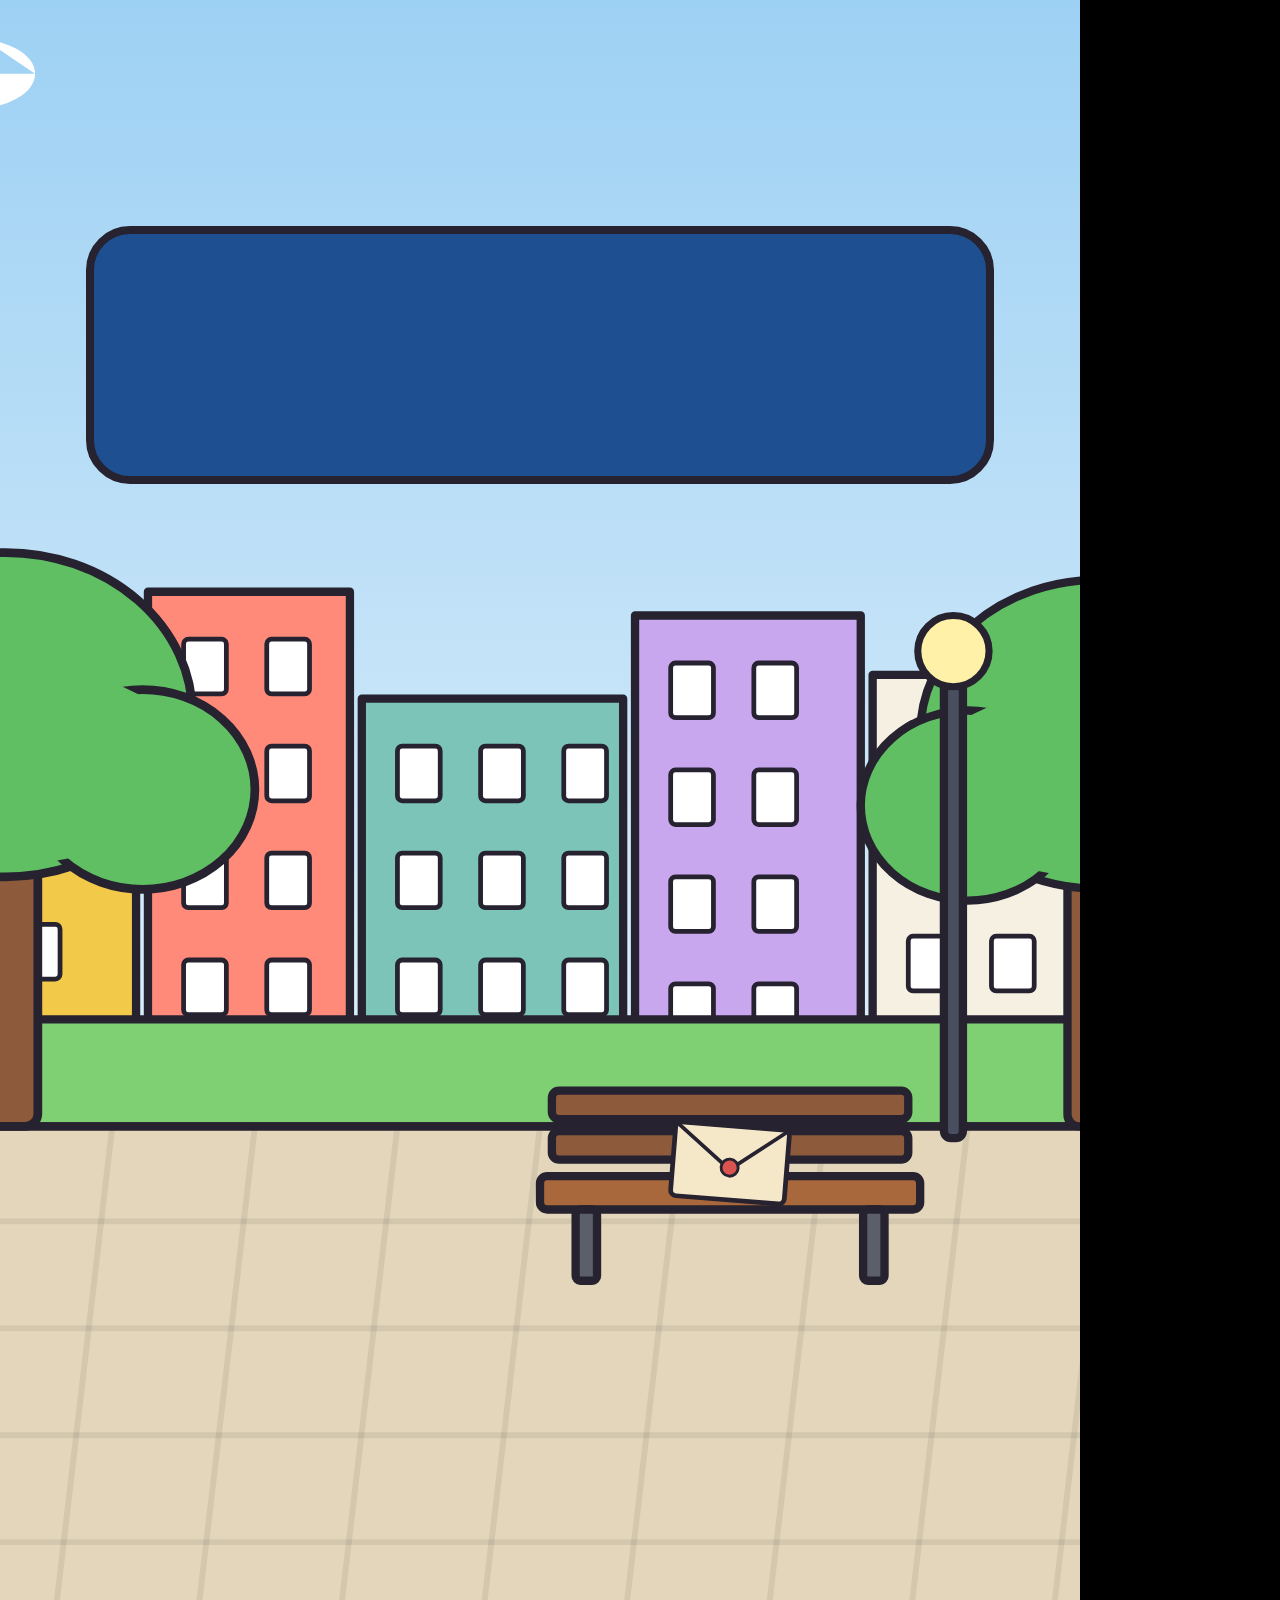
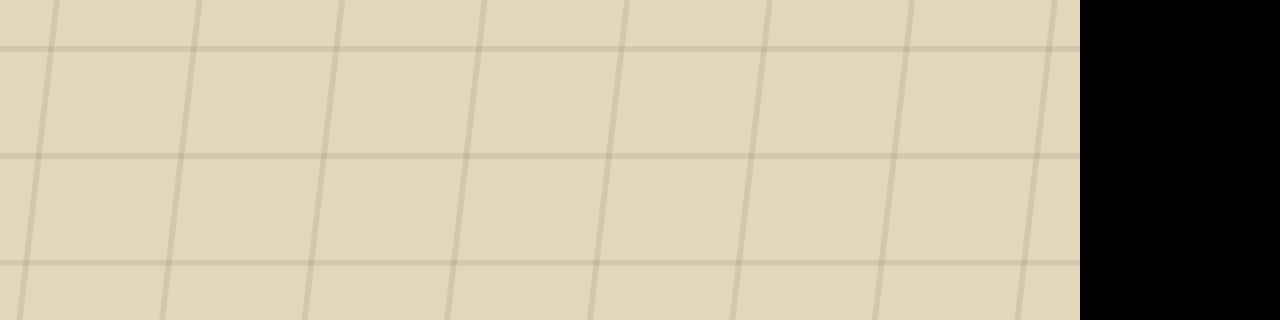
<file: episodios/ep02-bilhete/video.html>
<!doctype html>
<html><head><meta charset="utf-8">
<link rel="stylesheet" href="fonts/f.css">
<style>html,body{margin:0;background:#000}canvas{display:block}</style>
</head><body>
<canvas id="c" width="1080" height="1920"></canvas>
<script>
const W = 1080, H = 1920;
const cv = document.getElementById('c');
let ctx = cv.getContext('2d');
const INK = '#26222f'; const LW = 7;
</script>
<script src="common.js"></script>
<script src="bgs.js"></script>
<script>
const Y = '#ffcc29';
const LUQ = { luq: true };
const SENHORA = { kind: 'adult', skin: '#f0c9a4', shirt: '#c77dba', pants: '#f0c9a4', shoes: '#7a4a6a', hair: 'bun', hairColor: '#cfcfd8', dress: true, glasses: true };
const PADEIRO = { kind: 'adult', skin: '#e2a678', shirt: '#ffffff', pants: '#5a5f78', shoes: '#3a2a22', hair: 'short', hairColor: '#4a3020', chef: true, mustache: true };
const HOMEM = { kind: 'adult', skin: '#c98b5e', shirt: '#3a8fd6', pants: '#3f4560', shoes: '#2a2a30', hair: 'short', hairColor: '#2a1c16', mustache: true };
const AMIGO = { kind: 'adult', skin: '#efc39c', shirt: '#e8774f', pants: '#5a4a7a', shoes: '#2a2a30', hair: 'bald', hairColor: '#8a7a70' };
const PROF = { kind: 'adult', skin: '#f2cfae', shirt: '#8e6cc9', pants: '#f2cfae', shoes: '#4a3a6a', hair: 'bun', hairColor: '#ececf2', dress: true, glasses: true };

// ---------- script ----------
const RAW = [
  ['achado', 'Encontrei um bilhete preso numa foto antiga:'],
  ['achado', '“Devolva para quem perdeu.”'],
  ['achado', 'Só tinha um problema:'],
  ['achado', 'ninguém dizia ter perdido aquela foto.'],
  ['senhora', 'Uma senhora reconheceu a praça.'],
  ['padaria', 'O padeiro reconheceu as pessoas.'],
  ['homem', 'E um homem reconheceu o menino que aparecia no canto.'],
  ['caminho', 'Ele era o melhor amigo dele quando criança.'],
  ['caminho', 'Os dois não se falavam havia tantos anos'],
  ['caminho', 'que nem lembravam por que tinham brigado.'],
  ['reencontro', 'No verso da foto, tinha mais uma frase:'],
  ['reencontro', '“Às vezes, a gente não perde as coisas.'],
  ['reencontro', 'Perde as pessoas da lembrança.”'],
  ['professora', 'Procurei quem escreveu o bilhete.'],
  ['professora', 'Era a antiga professora da cidade.'],
  ['professora', 'Ela só queria que aqueles amigos se encontrassem de novo.'],
];
const PRE_GAP = { achado: 2.2, reencontro: 1.9 }; // silent time before the first line of a scene
const LINES = []; const SCENES = [];
(function build() {
  let t = 0, prev = null;
  for (const [sc, text] of RAW) {
    if (sc !== prev) {
      const gap = PRE_GAP[sc] !== undefined ? PRE_GAP[sc] : 0.55;
      SCENES.push({ name: sc, start: t }); t += gap; prev = sc;
    }
    const words = text.split(' ').length;
    const dur = clamp(words * 0.36 + 0.6, 1.8, 4.4);
    LINES.push([t, t + dur, sc, text]); t += dur;
  }
  window.DUR = t + 2.0;
  SCENES.forEach((s, i) => s.end = i < SCENES.length - 1 ? SCENES[i + 1].start : window.DUR + 1);
})();
const L = i => LINES[i][0];
const LE = i => LINES[i][1];
const sceneAt = t => SCENES.find(s => t >= s.start && t < s.end) || SCENES[SCENES.length - 1];
function activeLine(t) { return LINES.find(l => t >= l[0] && t < l[1]); }
function speakEnd(l) { return l[0] + Math.min(l[1] - l[0] - 0.25, l[3].split(' ').length * 0.32 + 0.3); }
const blinkAt = (t, seed) => (t + seed * 1.37) % 3.3 < 0.12;
const bob = (t, k = 1) => Math.sin(t * 2 + k) * 3;

// ---------- sound effects timeline (read by the renderer) ----------
const SFX = [];
function sfx(t, type, vol = 1) { SFX.push({ t: +t.toFixed(3), type, vol }); }

// ---------- helpers ----------
function popText(txt, x, y, size, color, k, rot = 0) {
  if (k <= 0) return;
  ctx.save(); ctx.translate(x, y); ctx.rotate(rot); const s = easeBack(k); ctx.scale(s, s);
  ctx.font = `700 ${size}px Fredoka`; ctx.textAlign = 'center'; ctx.textBaseline = 'middle';
  ctx.lineWidth = size * 0.22; ctx.strokeStyle = INK; ctx.lineJoin = 'round'; ctx.strokeText(txt, 0, 4);
  ctx.fillStyle = color; ctx.fillText(txt, 0, 0); ctx.restore();
}
function heart(x, y, s, a) {
  ctx.save(); ctx.globalAlpha = clamp(a, 0, 1); ctx.translate(x, y); ctx.scale(s, s);
  shape('#ff5a7a', () => { ctx.moveTo(0, 30); ctx.bezierCurveTo(-60, -10, -30, -60, 0, -30); ctx.bezierCurveTo(30, -60, 60, -10, 0, 30); }, 6);
  ctx.restore();
}
// world position of Lucas's right fist (same transforms as drawLuq)
function luqHand(p) {
  const sc = (p.s || 1) * 0.41, ang = p.armR || 0, side = 1;
  const m = new DOMMatrix().translateSelf(p.x, p.y).scaleSelf(sc * (p.flip ? -1 : 1), sc).translateSelf(-520, -1440)
    .translateSelf(520 + side * 150, 712).scaleSelf(side, 1).scaleSelf(-1, 1)
    .rotateSelf(ang * 0.3 * 180 / Math.PI).translateSelf(-66, 126).rotateSelf(ang * 0.7 * 180 / Math.PI);
  const q = m.transformPoint(new DOMPoint(4, 174)); return [q.x, q.y];
}
function envelope(x, y, s, rot = 0, open = false) {
  ctx.save(); ctx.translate(x, y); ctx.rotate(rot); ctx.scale(s, s);
  if (open) shape('#eadbb8', poly([-60, -38, 0, -86, 60, -38]), 5);
  shape('#f5e8c9', rr(-60, -38, 120, 78, 6), 5);
  shape(null, () => { ctx.moveTo(-60, -38); ctx.lineTo(0, 8); ctx.lineTo(60, -38); }, 4);
  if (!open) { shape('#d9534f', ell(0, 6, 9, 9), 3); }
  ctx.restore();
}
function smallPhoto(x, y, s, rot = 0) {
  ctx.save(); ctx.translate(x, y); ctx.rotate(rot); ctx.scale(s, s);
  shape('#fbf6ea', rr(-52, -40, 104, 80, 4), 5);
  ctx.fillStyle = '#c9ab7c'; ctx.fillRect(-44, -32, 88, 56);
  ctx.fillStyle = '#9c7d54'; ctx.fillRect(-44, 8, 88, 16);
  ctx.restore();
}
// big close-up of the photo (front) or its back
function drawPhotoCard(k, opts) {
  if (k <= 0) return;
  ctx.save();
  ctx.fillStyle = `rgba(20,16,30,${0.45 * clamp(k * 1.5, 0, 1)})`; ctx.fillRect(0, 0, W, H);
  ctx.translate(540, 760); const s = easeBack(k); ctx.scale(s, s); ctx.rotate(-0.04);
  const w = 820, h = 600;
  if (!opts.back) {
    shape('#fbf6ea', rr(-w / 2, -h / 2, w, h, 10), 9);
    ctx.save(); ctx.beginPath(); ctx.rect(-w / 2 + 36, -h / 2 + 36, w - 72, h - 110); ctx.clip();
    ctx.filter = 'sepia(0.95) saturate(0.9)';
    ctx.translate(-w / 2 + 36, -h / 2 + 36);
    const iw = w - 72, ih = h - 110;
    ctx.fillStyle = '#bfe0f2'; ctx.fillRect(0, 0, iw, ih);
    ctx.fillStyle = '#7fbf6a'; ctx.beginPath(); ctx.ellipse(110, 150, 110, 100, 0, 0, 7); ctx.ellipse(640, 140, 120, 100, 0, 0, 7); ctx.fill();
    ctx.fillStyle = '#8d5a3b'; ctx.fillRect(100, 200, 22, 110); ctx.fillRect(630, 200, 22, 110);
    ctx.fillStyle = '#d9cbb0'; ctx.fillRect(0, 300, iw, ih - 300);
    shape('#cfd9e2', ell(380, 330, 120, 30), 5); shape('#9fc7e6', ell(380, 322, 96, 20), 0); shape('#cfd9e2', rr(366, 250, 28, 70, 6), 5);
    person({ kind: 'adult', x: 230, y: 440, s: 0.34, skin: '#e9b48c', shirt: '#e86f4f', pants: '#444', shoes: '#333', hair: 'short', hairColor: '#4a3020', expr: 'grin' });
    person({ kind: 'adult', x: 520, y: 440, s: 0.34, skin: '#f0c9a4', shirt: '#7cc4b8', pants: '#f0c9a4', shoes: '#555', hair: 'bun', hairColor: '#6b3b22', dress: true, expr: 'grin' });
    person({ kind: 'kid', x: 680, y: 445, s: 0.34, skin: '#efc39c', shirt: '#e8774f', sleeve: '#e8774f', pants: '#3a5fa8', shoes: '#fff', hair: 'short', hairColor: '#3a2a20', expr: 'grin' });
    ctx.filter = 'none';
    ctx.restore();
    if (opts.highlight > 0) {
      const hk = clamp(opts.highlight, 0, 1);
      ctx.strokeStyle = '#ff4d5e'; ctx.lineWidth = 10; ctx.setLineDash([22, 14]);
      ctx.beginPath(); ctx.arc(-w / 2 + 36 + 680, -h / 2 + 36 + 345, 115 * easeBack(hk), 0, 7); ctx.stroke(); ctx.setLineDash([]);
    }
    if (opts.note > 0) {
      ctx.save(); ctx.translate(20, 262); ctx.rotate(0.04); const nk = easeBack(clamp(opts.note, 0, 1)); ctx.scale(nk, nk);
      shape('#fff8c8', rr(-360, -62, 720, 124, 6), 7);
      ctx.font = '600 52px Fredoka'; ctx.fillStyle = '#5a3a20'; ctx.textAlign = 'center'; ctx.textBaseline = 'middle';
      ctx.fillText('Devolva para quem perdeu', 0, 4);
      shape('#b9bcc6', rr(-320, -86, 26, 70, 13), 5);
      ctx.restore();
    }
  } else {
    shape('#efe2c4', rr(-w / 2, -h / 2, w, h, 10), 9);
    ctx.strokeStyle = 'rgba(140,110,70,0.25)'; ctx.lineWidth = 4;
    for (let yy = -h / 2 + 90; yy < h / 2 - 40; yy += 70) { ctx.beginPath(); ctx.moveTo(-w / 2 + 50, yy); ctx.lineTo(w / 2 - 50, yy); ctx.stroke(); }
    ctx.font = '600 60px Fredoka'; ctx.fillStyle = '#4a3020'; ctx.textAlign = 'center'; ctx.textBaseline = 'middle';
    const lines = ['“Às vezes, a gente', 'não perde as coisas.', 'Perde as pessoas', 'da lembrança.”'];
    const n = Math.floor(clamp(opts.write, 0, 1) * 4 + 0.999);
    lines.slice(0, n).forEach((tx, i) => ctx.fillText(tx, 0, -165 + i * 110));
  }
  ctx.restore();
}

// ---------- backgrounds ----------
function tree(x, y, s) {
  ctx.save(); ctx.translate(x, y); ctx.scale(s, s);
  shape('#8d5a3b', rr(-26, -260, 52, 260, 10));
  shape('#5fbf62', () => { ctx.ellipse(0, -330, 150, 130, 0, 0, 7); });
  shape('#5fbf62', () => { ctx.ellipse(-110, -270, 90, 80, 0, 0, 7); });
  shape('#5fbf62', () => { ctx.ellipse(110, -270, 90, 80, 0, 0, 7); });
  ctx.fillStyle = '#5fbf62'; ctx.beginPath(); ctx.ellipse(0, -290, 150, 80, 0, 0, 7); ctx.fill();
  ctx.restore();
}
function bench(x, y) {
  shape('#8d5a3b', rr(x - 150, y - 130, 300, 24, 6));
  shape('#8d5a3b', rr(x - 150, y - 96, 300, 24, 6));
  shape('#a8683c', rr(x - 160, y - 58, 320, 28, 6));
  shape('#5a5f6a', rr(x - 130, y - 30, 18, 60, 4)); shape('#5a5f6a', rr(x + 112, y - 30, 18, 60, 4));
}
function bgPraca(t, variant = 0) {
  const g = ctx.createLinearGradient(0, 0, 0, 1150); g.addColorStop(0, '#8fcaf2'); g.addColorStop(1, '#dff0fb');
  ctx.fillStyle = g; ctx.fillRect(-300, -300, W + 600, H + 600);
  cloud(200 + (t * 8) % 1400 - 200, 250, 1.0); cloud(900 - (t * 5) % 1300 + 200, 380, 0.8);
  // far buildings
  const bl = [['#f3c94a', 0, 760, 200], ['#ff8a7a', 210, 700, 170], ['#7cc4b8', 390, 790, 220], ['#c9a7ef', 620, 720, 190], ['#f5f0e1', 820, 770, 260]];
  for (const [c, x, y, w] of bl) { shape(c, rr(x, y, w, 1150 - y, 0)); for (let yy = y + 40; yy < 1080; yy += 90) for (let xx = x + 30; xx < x + w - 40; xx += 70) shape('#ffffff', rr(xx, yy, 36, 46, 4), 4); }
  ctx.fillStyle = '#7fcf73'; ctx.fillRect(-300, 1060, W + 600, 90); shape(null, () => { ctx.moveTo(-300, 1060); ctx.lineTo(W + 300, 1060); });
  shape('#e3d6bb', rr(-300, 1150, W + 600, 900, 0));
  ctx.strokeStyle = 'rgba(0,0,0,0.07)'; ctx.lineWidth = 5; for (let x = -300; x < W + 300; x += 120) { ctx.beginPath(); ctx.moveTo(x, 1150); ctx.lineTo(x - 90, 1920); ctx.stroke(); }
  for (let y = 1230; y < 1920; y += 90) { ctx.beginPath(); ctx.moveTo(-300, y); ctx.lineTo(W + 300, y); ctx.stroke(); }
  shape(null, () => { ctx.moveTo(-300, 1150); ctx.lineTo(W + 300, 1150); });
  tree(90, 1150, 1.05); tree(1010, 1150, 1.0);
  // lamp
  shape('#4a4f60', rr(variant ? 180 : 880, 760, 16, 400, 6)); shape('#fff1a8', ell(variant ? 188 : 888, 750, 30, 30), 6);
}
function bgPadaria(t) {
  ctx.fillStyle = '#f6e3c4'; ctx.fillRect(-300, -300, W + 600, H + 600);
  ctx.strokeStyle = 'rgba(0,0,0,0.05)'; ctx.lineWidth = 4; for (let y = 0; y < 1150; y += 60) { ctx.beginPath(); ctx.moveTo(-300, y); ctx.lineTo(W + 300, y); ctx.stroke(); }
  shape('#8d5a3b', rr(200, 220, 680, 150, 20));
  ctx.font = '700 100px Fredoka'; ctx.textAlign = 'center'; ctx.textBaseline = 'middle'; ctx.fillStyle = '#fff4d6'; ctx.fillText('PADARIA', 540, 300);
  // awning
  for (let i = 0; i < 9; i++) shape(i % 2 ? '#ffffff' : '#e2453c', poly([60 + i * 106, 420, 166 + i * 106, 420, 166 + i * 106, 520, 60 + i * 106, 520]), 5);
  for (let i = 0; i < 9; i++) shape(i % 2 ? '#ffffff' : '#e2453c', () => { ctx.arc(113 + i * 106, 520, 53, 0, Math.PI); }, 5);
  // window with breads
  shape('#bfe6ff', rr(120, 640, 520, 380, 12), 8);
  shape('#d9b98a', rr(140, 900, 480, 30, 4), 5);
  for (const [bx, by, rx, ry] of [[220, 870, 70, 34], [360, 860, 80, 42], [510, 872, 66, 30], [290, 800, 60, 28], [450, 805, 64, 30]]) {
    shape('#e0a050', ell(bx, by, rx, ry), 5); ctx.strokeStyle = '#a86a28'; ctx.lineWidth = 5; for (let i = -1; i <= 1; i++) { ctx.beginPath(); ctx.moveTo(bx + i * rx * 0.4 - 8, by - ry * 0.5); ctx.lineTo(bx + i * rx * 0.4 + 8, by + ry * 0.4); ctx.stroke(); }
  }
  shape('#8d5a3b', rr(720, 640, 240, 510, 10)); shape('#bfe6ff', rr(760, 690, 160, 200, 8), 6); shape(Y, ell(930, 920, 12, 12), 5);
  shape('#d9cbb0', rr(-300, 1150, W + 600, 900, 0)); shape(null, () => { ctx.moveTo(-300, 1150); ctx.lineTo(W + 300, 1150); });
}

// ---------- scenes ----------
function sAchado(t, sc) {
  bgPraca(t);
  bench(700, 1250);
  const walkEnd = 1.5, pick = 1.75;
  const walking = t < walkEnd;
  const lx = lerp(-120, 420, ease(t / walkEnd));
  const holding = t >= pick;
  const cardIn = L(0) + 0.5, cardOut = L(2) - 0.1;
  const confused = t > L(2);
  const armR = !holding ? (t > walkEnd ? lerp(0, 1.1, clamp((t - walkEnd) / 0.25, 0, 1)) : 0) : 1.0;
  const p = { ...LUQ, x: lx, y: 1300 + (walking ? -Math.abs(Math.sin(t * 9)) * 14 : bob(t)), s: 1, expr: confused ? 'shock' : 'grin', look: confused ? Math.sign(Math.sin((t - L(2)) * 2.2)) : 1, blink: blinkAt(t, 1), armR: confused ? 0.9 : armR, armL: confused ? 0.9 : 0 };
  person(p);
  if (!holding) envelope(700, 1180, 0.8, 0.08);
  else if (!confused) { const [hx, hy] = luqHand(p); envelope(hx + 10, hy - 30, 0.75, -0.15, t > pick + 0.3); smallPhoto(hx + 20, hy - 70, 0.7, 0.12); }
  else { const [hx, hy] = luqHand(p); smallPhoto(hx + 10, hy - 40, 0.75, 0.1); }
  if (confused) { popText('?', 380, 520, 150, '#ffffff', (t - L(2) - 0.1) / 0.25, -0.15); popText('?', 520, 470, 100, Y, (t - L(3)) / 0.25, 0.2); }
  if (t > cardIn - 0.01) drawPhotoCard(t < cardOut ? (t - cardIn) / 0.35 : 1 - (t - cardOut) / 0.25, { note: (t - cardIn - 0.5) / 0.3 });
}
function showScene(t, sc, bgFn, other, otherProps, reactAt, react) {
  bgFn(t);
  const p = { ...LUQ, x: 330, y: 1300 + bob(t), s: 1, expr: 'grin', look: 1, blink: blinkAt(t, 1), armR: 1.15 };
  const k = clamp((t - sc.start) / 0.4, 0, 1);
  p.x = lerp(200, 330, ease(k));
  const reacted = t > reactAt;
  person({ ...other, x: 780, y: 1300 + bob(t, 2), s: 0.95, look: -1, blink: blinkAt(t, 3), flip: true, expr: reacted ? react : null, armR: reacted ? 2.5 : 0.1, armL: 0.1, ...otherProps(t) });
  person(p);
  const [hx, hy] = luqHand(p); smallPhoto(hx + 14, hy - 40, 0.8, 0.1);
  if (reacted) popText('!', 860, 470, 150, Y, (t - reactAt) / 0.25, 0.15);
}
function sSenhora(t, sc) { showScene(t, sc, tt => bgStreet(tt + 30), SENHORA, () => ({}), L(4) + 1.1, 'grin'); }
function sPadaria(t, sc) { showScene(t, sc, bgPadaria, PADEIRO, () => ({}), L(5) + 1.1, 'grin'); }
function sHomem(t, sc) {
  showScene(t, sc, tt => bgStreet(tt + 80), HOMEM, () => ({}), L(6) + 1.0, 'shock');
  const cin = L(6) + 1.7;
  if (t > cin) drawPhotoCard((t - cin) / 0.35, { highlight: (t - cin - 0.45) / 0.35 });
}
function sCaminho(t, sc) {
  bgPraca(t, 1);
  bench(820, 1250);
  const k = clamp((t - sc.start) / 1.8, 0, 1), walking = k < 1;
  const sad = t > L(8);
  person({ ...AMIGO, x: 860, y: 1290 + bob(t, 4), s: 0.9, look: 0, expr: 'sad', blink: blinkAt(t, 5), flip: true, tilt: 0.06 });
  person({ ...HOMEM, x: lerp(-100, 470, ease(k)), y: 1300 + (walking ? -Math.abs(Math.sin(t * 8)) * 12 : bob(t, 2)), s: 0.95, look: sad ? 1 : 0, expr: sad ? 'sad' : null, blink: blinkAt(t, 3), tilt: sad ? 0.08 : 0 });
  person({ ...LUQ, x: lerp(-260, 250, ease(k)), y: 1310 + (walking ? -Math.abs(Math.sin(t * 9)) * 14 : bob(t)), s: 1, expr: sad ? 'sad' : 'grin', look: 1, blink: blinkAt(t, 1) });
  if (t > L(9)) popText('...', 860, 470, 110, '#ffffff', (t - L(9)) / 0.25);
}
function sReencontro(t, sc) {
  bgPraca(t, 1);
  bench(820, 1250);
  const meet = clamp((t - sc.start) / 1.1, 0, 1);
  const hug = t > sc.start + 1.0;
  person({ ...AMIGO, x: lerp(860, 640, ease(meet)), y: 1290 + bob(t, 4), s: 0.9, flip: true, look: -1, expr: hug ? 'grin' : 'shock', blink: hug ? true : blinkAt(t, 5), armL: hug ? 1.7 : 0, armR: hug ? 1.7 : 0 });
  person({ ...HOMEM, x: lerp(470, 470, ease(meet)), y: 1300 + bob(t, 2), s: 0.95, look: 1, expr: hug ? 'grin' : 'shock', blink: hug ? true : blinkAt(t, 3), armL: hug ? 1.7 : 0, armR: hug ? 1.7 : 0 });
  const p = { ...LUQ, x: 200, y: 1310 + bob(t), s: 1, expr: 'grin', look: 1, blink: blinkAt(t, 1), armR: 1.1 };
  person(p);
  const [hx, hy] = luqHand(p); smallPhoto(hx + 14, hy - 40, 0.8, 0.1);
  if (hug) for (let i = 0; i < 5; i++) { const ph = ((t - sc.start - 1.0) * 0.6 + i * 0.2) % 1; heart(560 + Math.sin(i * 2.1 + t * 2) * 140, 820 - ph * 360, 0.8 + i * 0.08, 1 - ph); }
  const cin = L(10) + 0.25;
  if (t > cin) drawPhotoCard((t - cin) / 0.35, { back: true, write: (t - L(11)) / (LE(12) - L(11) - 0.4) + 0.26 });
}
function sProfessora(t, sc) {
  bgPraca(t);
  const enter = clamp((t - L(14) - 0.2) / 1.0, 0, 1);
  // the two friends together in the background
  person({ ...HOMEM, x: 120, y: 1230, s: 0.62, look: 1, expr: 'grin', blink: blinkAt(t, 3) });
  person({ ...AMIGO, x: 240, y: 1225, s: 0.6, flip: true, look: -1, expr: 'grin', blink: blinkAt(t, 5) });
  const waving = t > L(15);
  person({ ...PROF, x: lerp(1180, 790, ease(enter)), y: 1300 + bob(t, 6), s: 0.95, flip: true, look: -1, expr: 'grin', blink: blinkAt(t, 7), armR: waving ? 2.2 + Math.sin(t * 8) * 0.25 : 0.1 });
  tree(1010, 1150, 1.0);
  const p = { ...LUQ, x: 420, y: 1310 + bob(t), s: 1, expr: t > L(14) + 0.6 ? 'shock' : 'grin', look: t > L(14) ? 1 : 0, blink: blinkAt(t, 1), armR: 1.25 };
  if (t > L(15) + 0.5) p.expr = 'grin';
  person(p);
  const [hx, hy] = luqHand(p);
  const shake = t < L(14) ? Math.sin(t * 22) * 0.2 * (t > L(13) + 0.3 ? 1 : 0) : 0;
  envelope(hx + 12, hy - 36, 0.85, -0.2 + shake, true);
  if (t > L(13) + 0.4 && t < L(14)) popText('vazio', hx + 20, hy - 170, 70, '#ffffff', (t - L(13) - 0.4) / 0.25, -0.08);
  if (t > L(14) + 0.6) popText('!', 560, 470, 140, Y, (t - L(14) - 0.6) / 0.25, -0.12);
  if (waving) for (let i = 0; i < 6; i++) { const ph = ((t - L(15)) * 0.5 + i * 0.17) % 1; heart(180 + i * 140 + Math.sin(i * 2.3 + t * 2) * 50, 900 - ph * 420, 0.6 + (i % 3) * 0.12, 1 - ph); }
}
const FN = { achado: sAchado, senhora: sSenhora, padaria: sPadaria, homem: sHomem, caminho: sCaminho, reencontro: sReencontro, professora: sProfessora };

// ---------- sfx plan ----------
(function plan() {
  const S = n => SCENES.find(s => s.name === n);
  for (let i = 1; i < SCENES.length; i++) sfx(SCENES[i].start, 'whoosh', 0.55);
  for (let t = 0.15; t < 1.5; t += 0.34) sfx(t, 'step', 0.5);
  sfx(0.6, 'bird', 0.35); sfx(1.75, 'paper', 0.8); sfx(2.05, 'paper', 0.6);
  sfx(L(0) + 0.5, 'pop', 0.6); sfx(L(0) + 1.0, 'paper', 0.6); sfx(L(2) - 0.1, 'whoosh', 0.35);
  sfx(L(2) + 0.1, 'boing', 0.5); sfx(L(3), 'boing', 0.4);
  sfx(S('senhora').start + 0.3, 'bird', 0.3); sfx(L(4) + 1.1, 'ding', 0.75);
  sfx(S('padaria').start + 0.15, 'shopbell', 0.7); sfx(L(5) + 1.1, 'ding', 0.75);
  sfx(L(6) + 1.0, 'ding', 0.8); sfx(L(6) + 1.7, 'pop', 0.6); sfx(L(6) + 2.15, 'sparkle', 0.7);
  for (let t = S('caminho').start + 0.1; t < S('caminho').start + 1.8; t += 0.36) sfx(t, 'step', 0.45);
  sfx(S('caminho').start + 0.8, 'bird', 0.25); sfx(L(9), 'sad', 0.6);
  sfx(S('reencontro').start + 1.0, 'warm', 0.7); sfx(L(10) + 0.2, 'paper', 0.7); sfx(L(10) + 0.25, 'pop', 0.5); sfx(L(11) + 0.2, 'sparkle', 0.5);
  sfx(L(13) + 0.3, 'paper', 0.6); sfx(L(13) + 0.6, 'paper', 0.4); sfx(L(14) + 0.6, 'ding', 0.75); sfx(L(14) + 0.7, 'sparkle', 0.55);
  sfx(L(15), 'musicbox', 0.7);
})();
window.SFX = SFX;

// ---------- subtitles (no speaker names) ----------
function drawSubs(t) {
  const l = activeLine(t); if (!l) return;
  const words = l[3].split(' ');
  const per = (speakEnd(l) - l[0]) / words.length;
  const nShown = Math.min(words.length, Math.floor((t - l[0]) / per) + 1);
  const fs = 84;
  ctx.font = `700 ${fs}px Fredoka`; ctx.textBaseline = 'middle'; ctx.textAlign = 'left';
  const maxW = 860, space = ctx.measureText(' ').width;
  const rows = [[]]; let rw = 0;
  words.forEach((w, i) => { const ww = ctx.measureText(w).width; if (rw + ww > maxW && rows[rows.length - 1].length) { rows.push([]); rw = 0; } rows[rows.length - 1].push([w, ww, i]); rw += ww + space; });
  const lineH = fs * 1.12; const baseY = 1450 - (rows.length - 1) * lineH / 2;
  rows.forEach((row, ri) => {
    const total = row.reduce((a, r) => a + r[1], 0) + space * (row.length - 1);
    let x = 540 - total / 2; const y = baseY + ri * lineH;
    for (const [w, ww, i] of row) {
      if (i < nShown) {
        const k = easeBack((t - l[0] - i * per) / 0.18);
        ctx.save(); ctx.translate(x + ww / 2, y); ctx.scale(k, k);
        ctx.lineWidth = 20; ctx.strokeStyle = INK; ctx.lineJoin = 'round'; ctx.strokeText(w, -ww / 2, 4);
        ctx.fillStyle = i === nShown - 1 ? Y : '#ffffff'; ctx.fillText(w, -ww / 2, 0); ctx.restore();
      }
      x += ww + space;
    }
  });
}

function render(t) {
  ctx.setTransform(1, 0, 0, 1, 0, 0);
  ctx.fillStyle = '#000'; ctx.fillRect(0, 0, W, H);
  const sc = sceneAt(t); const local = t - sc.start;
  let z = 1.08 + local * 0.006; if (local < 0.35) z *= 1 + 0.1 * (1 - easeBack(local / 0.35));
  ctx.save(); ctx.translate(W / 2, H / 2); ctx.scale(z, z); ctx.translate(-540, -1010);
  FN[sc.name](t, sc);
  ctx.restore();
  if (local < 0.22 && sc.start > 0) { ctx.fillStyle = `rgba(255,255,255,${1 - local / 0.22})`; ctx.fillRect(0, 0, W, H); }
  if (t < 3.4) {
    const k = clamp((t - 0.1) / 0.3, 0, 1); const out = t > 3.1 ? 1 - (t - 3.1) / 0.3 : 1;
    ctx.save(); ctx.globalAlpha = out;
    shape('#1d4f91', rr(90, 230, 900, 250, 40), 8);
    popText('O BILHETE QUE', 540, 305, 78, '#ffffff', k);
    popText('NINGUÉM PERDEU', 540, 405, 90, Y, k);
    ctx.restore();
  }
  drawSubs(t);
}
window.render = render;
window.ready = document.fonts.load('700 92px Fredoka').then(() => document.fonts.load('600 52px Fredoka')).then(() => { render(0); return true; });
window.frame = t => { render(t); return cv.toDataURL('image/jpeg', 0.92); };
</script>
</body></html>
</file>
<file: identidade/fonts/f.css>
/* hebrew */
@font-face {
  font-family: 'Fredoka';
  font-style: normal;
  font-weight: 600;
  font-stretch: 100%;
  font-display: swap;
  src: url(X7n64b87HvSqjb_WIi2yDCRwoQ_k7367_DWs89XyHw.woff2) format('woff2');
  unicode-range: U+0307-0308, U+0590-05FF, U+200C-2010, U+20AA, U+25CC, U+FB1D-FB4F;
}
/* latin-ext */
@font-face {
  font-family: 'Fredoka';
  font-style: normal;
  font-weight: 600;
  font-stretch: 100%;
  font-display: swap;
  src: url(X7n64b87HvSqjb_WIi2yDCRwoQ_k7367_DWg89XyHw.woff2) format('woff2');
  unicode-range: U+0100-02BA, U+02BD-02C5, U+02C7-02CC, U+02CE-02D7, U+02DD-02FF, U+0304, U+0308, U+0329, U+1D00-1DBF, U+1E00-1E9F, U+1EF2-1EFF, U+2020, U+20A0-20AB, U+20AD-20C4, U+2113, U+2C60-2C7F, U+A720-A7FF;
}
/* latin */
@font-face {
  font-family: 'Fredoka';
  font-style: normal;
  font-weight: 600;
  font-stretch: 100%;
  font-display: swap;
  src: url(X7n64b87HvSqjb_WIi2yDCRwoQ_k7367_DWu89U.woff2) format('woff2');
  unicode-range: U+0000-00FF, U+0131, U+0152-0153, U+02BB-02BC, U+02C6, U+02DA, U+02DC, U+0304, U+0308, U+0329, U+2000-206F, U+20AC, U+2122, U+2191, U+2193, U+2212, U+2215, U+FEFF, U+FFFD;
}
/* hebrew */
@font-face {
  font-family: 'Fredoka';
  font-style: normal;
  font-weight: 700;
  font-stretch: 100%;
  font-display: swap;
  src: url(X7n64b87HvSqjb_WIi2yDCRwoQ_k7367_DWs89XyHw.woff2) format('woff2');
  unicode-range: U+0307-0308, U+0590-05FF, U+200C-2010, U+20AA, U+25CC, U+FB1D-FB4F;
}
/* latin-ext */
@font-face {
  font-family: 'Fredoka';
  font-style: normal;
  font-weight: 700;
  font-stretch: 100%;
  font-display: swap;
  src: url(X7n64b87HvSqjb_WIi2yDCRwoQ_k7367_DWg89XyHw.woff2) format('woff2');
  unicode-range: U+0100-02BA, U+02BD-02C5, U+02C7-02CC, U+02CE-02D7, U+02DD-02FF, U+0304, U+0308, U+0329, U+1D00-1DBF, U+1E00-1E9F, U+1EF2-1EFF, U+2020, U+20A0-20AB, U+20AD-20C4, U+2113, U+2C60-2C7F, U+A720-A7FF;
}
/* latin */
@font-face {
  font-family: 'Fredoka';
  font-style: normal;
  font-weight: 700;
  font-stretch: 100%;
  font-display: swap;
  src: url(X7n64b87HvSqjb_WIi2yDCRwoQ_k7367_DWu89U.woff2) format('woff2');
  unicode-range: U+0000-00FF, U+0131, U+0152-0153, U+02BB-02BC, U+02C6, U+02DA, U+02DC, U+0304, U+0308, U+0329, U+2000-206F, U+20AC, U+2122, U+2191, U+2193, U+2212, U+2215, U+FEFF, U+FFFD;
}
</file>
<file: episodios/ep01-nariz-azul/fonts/f.css>
/* hebrew */
@font-face {
  font-family: 'Fredoka';
  font-style: normal;
  font-weight: 600;
  font-stretch: 100%;
  font-display: swap;
  src: url(X7n64b87HvSqjb_WIi2yDCRwoQ_k7367_DWs89XyHw.woff2) format('woff2');
  unicode-range: U+0307-0308, U+0590-05FF, U+200C-2010, U+20AA, U+25CC, U+FB1D-FB4F;
}
/* latin-ext */
@font-face {
  font-family: 'Fredoka';
  font-style: normal;
  font-weight: 600;
  font-stretch: 100%;
  font-display: swap;
  src: url(X7n64b87HvSqjb_WIi2yDCRwoQ_k7367_DWg89XyHw.woff2) format('woff2');
  unicode-range: U+0100-02BA, U+02BD-02C5, U+02C7-02CC, U+02CE-02D7, U+02DD-02FF, U+0304, U+0308, U+0329, U+1D00-1DBF, U+1E00-1E9F, U+1EF2-1EFF, U+2020, U+20A0-20AB, U+20AD-20C4, U+2113, U+2C60-2C7F, U+A720-A7FF;
}
/* latin */
@font-face {
  font-family: 'Fredoka';
  font-style: normal;
  font-weight: 600;
  font-stretch: 100%;
  font-display: swap;
  src: url(X7n64b87HvSqjb_WIi2yDCRwoQ_k7367_DWu89U.woff2) format('woff2');
  unicode-range: U+0000-00FF, U+0131, U+0152-0153, U+02BB-02BC, U+02C6, U+02DA, U+02DC, U+0304, U+0308, U+0329, U+2000-206F, U+20AC, U+2122, U+2191, U+2193, U+2212, U+2215, U+FEFF, U+FFFD;
}
/* hebrew */
@font-face {
  font-family: 'Fredoka';
  font-style: normal;
  font-weight: 700;
  font-stretch: 100%;
  font-display: swap;
  src: url(X7n64b87HvSqjb_WIi2yDCRwoQ_k7367_DWs89XyHw.woff2) format('woff2');
  unicode-range: U+0307-0308, U+0590-05FF, U+200C-2010, U+20AA, U+25CC, U+FB1D-FB4F;
}
/* latin-ext */
@font-face {
  font-family: 'Fredoka';
  font-style: normal;
  font-weight: 700;
  font-stretch: 100%;
  font-display: swap;
  src: url(X7n64b87HvSqjb_WIi2yDCRwoQ_k7367_DWg89XyHw.woff2) format('woff2');
  unicode-range: U+0100-02BA, U+02BD-02C5, U+02C7-02CC, U+02CE-02D7, U+02DD-02FF, U+0304, U+0308, U+0329, U+1D00-1DBF, U+1E00-1E9F, U+1EF2-1EFF, U+2020, U+20A0-20AB, U+20AD-20C4, U+2113, U+2C60-2C7F, U+A720-A7FF;
}
/* latin */
@font-face {
  font-family: 'Fredoka';
  font-style: normal;
  font-weight: 700;
  font-stretch: 100%;
  font-display: swap;
  src: url(X7n64b87HvSqjb_WIi2yDCRwoQ_k7367_DWu89U.woff2) format('woff2');
  unicode-range: U+0000-00FF, U+0131, U+0152-0153, U+02BB-02BC, U+02C6, U+02DA, U+02DC, U+0304, U+0308, U+0329, U+2000-206F, U+20AC, U+2122, U+2191, U+2193, U+2212, U+2215, U+FEFF, U+FFFD;
}
</file>
<file: episodios/ep02-bilhete/fonts/f.css>
/* hebrew */
@font-face {
  font-family: 'Fredoka';
  font-style: normal;
  font-weight: 600;
  font-stretch: 100%;
  font-display: swap;
  src: url(X7n64b87HvSqjb_WIi2yDCRwoQ_k7367_DWs89XyHw.woff2) format('woff2');
  unicode-range: U+0307-0308, U+0590-05FF, U+200C-2010, U+20AA, U+25CC, U+FB1D-FB4F;
}
/* latin-ext */
@font-face {
  font-family: 'Fredoka';
  font-style: normal;
  font-weight: 600;
  font-stretch: 100%;
  font-display: swap;
  src: url(X7n64b87HvSqjb_WIi2yDCRwoQ_k7367_DWg89XyHw.woff2) format('woff2');
  unicode-range: U+0100-02BA, U+02BD-02C5, U+02C7-02CC, U+02CE-02D7, U+02DD-02FF, U+0304, U+0308, U+0329, U+1D00-1DBF, U+1E00-1E9F, U+1EF2-1EFF, U+2020, U+20A0-20AB, U+20AD-20C4, U+2113, U+2C60-2C7F, U+A720-A7FF;
}
/* latin */
@font-face {
  font-family: 'Fredoka';
  font-style: normal;
  font-weight: 600;
  font-stretch: 100%;
  font-display: swap;
  src: url(X7n64b87HvSqjb_WIi2yDCRwoQ_k7367_DWu89U.woff2) format('woff2');
  unicode-range: U+0000-00FF, U+0131, U+0152-0153, U+02BB-02BC, U+02C6, U+02DA, U+02DC, U+0304, U+0308, U+0329, U+2000-206F, U+20AC, U+2122, U+2191, U+2193, U+2212, U+2215, U+FEFF, U+FFFD;
}
/* hebrew */
@font-face {
  font-family: 'Fredoka';
  font-style: normal;
  font-weight: 700;
  font-stretch: 100%;
  font-display: swap;
  src: url(X7n64b87HvSqjb_WIi2yDCRwoQ_k7367_DWs89XyHw.woff2) format('woff2');
  unicode-range: U+0307-0308, U+0590-05FF, U+200C-2010, U+20AA, U+25CC, U+FB1D-FB4F;
}
/* latin-ext */
@font-face {
  font-family: 'Fredoka';
  font-style: normal;
  font-weight: 700;
  font-stretch: 100%;
  font-display: swap;
  src: url(X7n64b87HvSqjb_WIi2yDCRwoQ_k7367_DWg89XyHw.woff2) format('woff2');
  unicode-range: U+0100-02BA, U+02BD-02C5, U+02C7-02CC, U+02CE-02D7, U+02DD-02FF, U+0304, U+0308, U+0329, U+1D00-1DBF, U+1E00-1E9F, U+1EF2-1EFF, U+2020, U+20A0-20AB, U+20AD-20C4, U+2113, U+2C60-2C7F, U+A720-A7FF;
}
/* latin */
@font-face {
  font-family: 'Fredoka';
  font-style: normal;
  font-weight: 700;
  font-stretch: 100%;
  font-display: swap;
  src: url(X7n64b87HvSqjb_WIi2yDCRwoQ_k7367_DWu89U.woff2) format('woff2');
  unicode-range: U+0000-00FF, U+0131, U+0152-0153, U+02BB-02BC, U+02C6, U+02DA, U+02DC, U+0304, U+0308, U+0329, U+2000-206F, U+20AC, U+2122, U+2191, U+2193, U+2212, U+2215, U+FEFF, U+FFFD;
}
</file>
